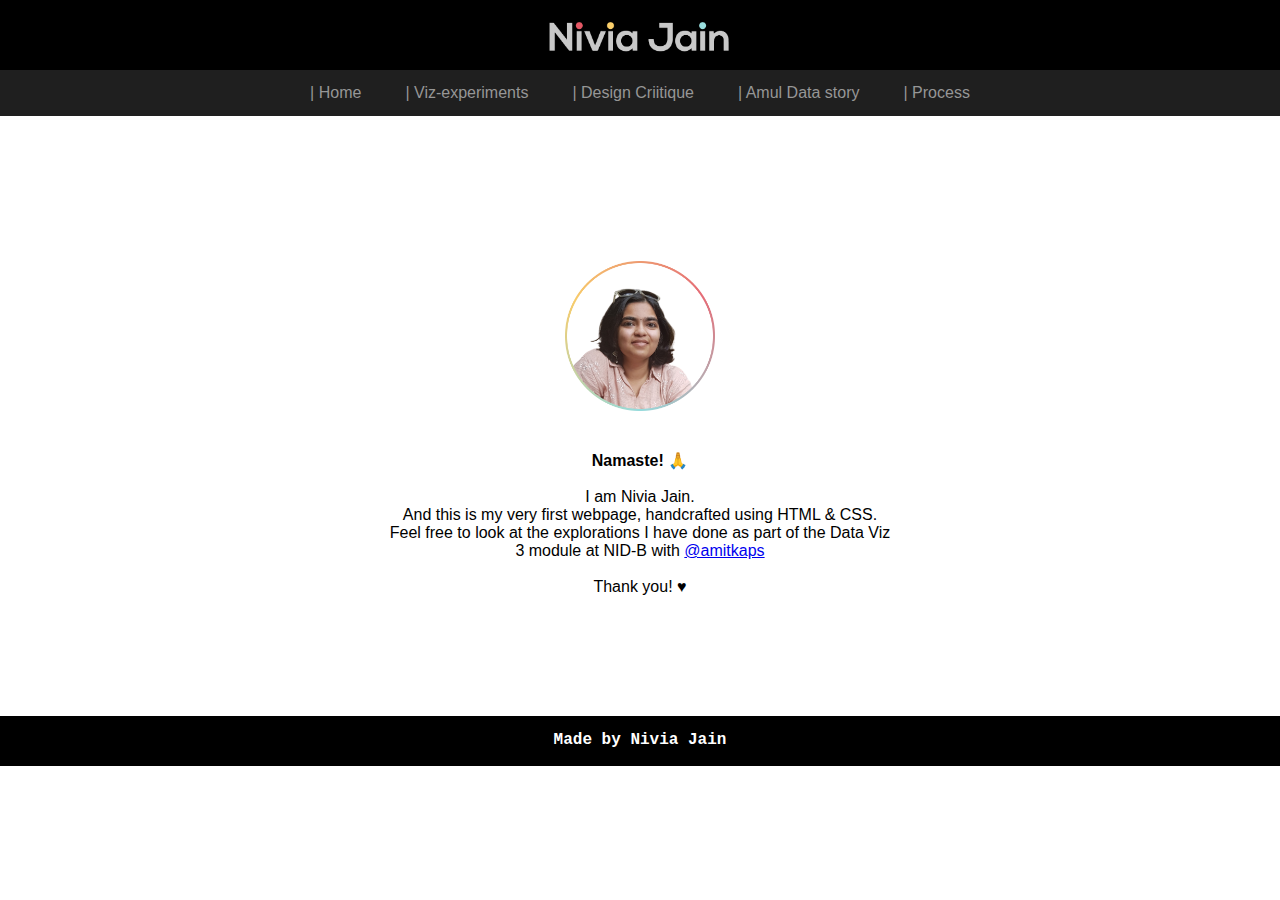
<file: index.html>
<!DOCTYPE html>
<html>

<head>
    <meta charset=“UTF-8”>
    <title> My Project</title>
    <link rel="stylesheet" href="newstylesheet.css">
    
</head>

<body>

    <header> 

        <img src="Home-images/j.png" width=250px id="nivia">
    
    </header>

    <nav>
  <a href="index.html">| Home</a> 
  <a href="viz-experiments.html">| Viz-experiments</a> 
  <a href="design-critique.html">| Design Criitique</a> 
  <a href="amul.html">| Amul Data story</a>
  <a href="process.html">| Process</a>
    </nav>

    <main>
    <img src="Home-images/image.png" width="30%" class="center" id="selfie">
    <p id="intro"> <b>Namaste! &#128591</b> <br><br> I am Nivia Jain. <br>
    And this is my very first webpage, handcrafted using HTML & CSS. <br>
    Feel free to look at the explorations I have done as part of the Data Viz 3 module at NID-B with <a href="https://amitkaps.com/"> @amitkaps</a>
    <br><br> Thank you! &#9829
</p> 
    </main>



    <footer>
        <h6> Made by Nivia Jain</h6>
    </footer>
</body>
</file>
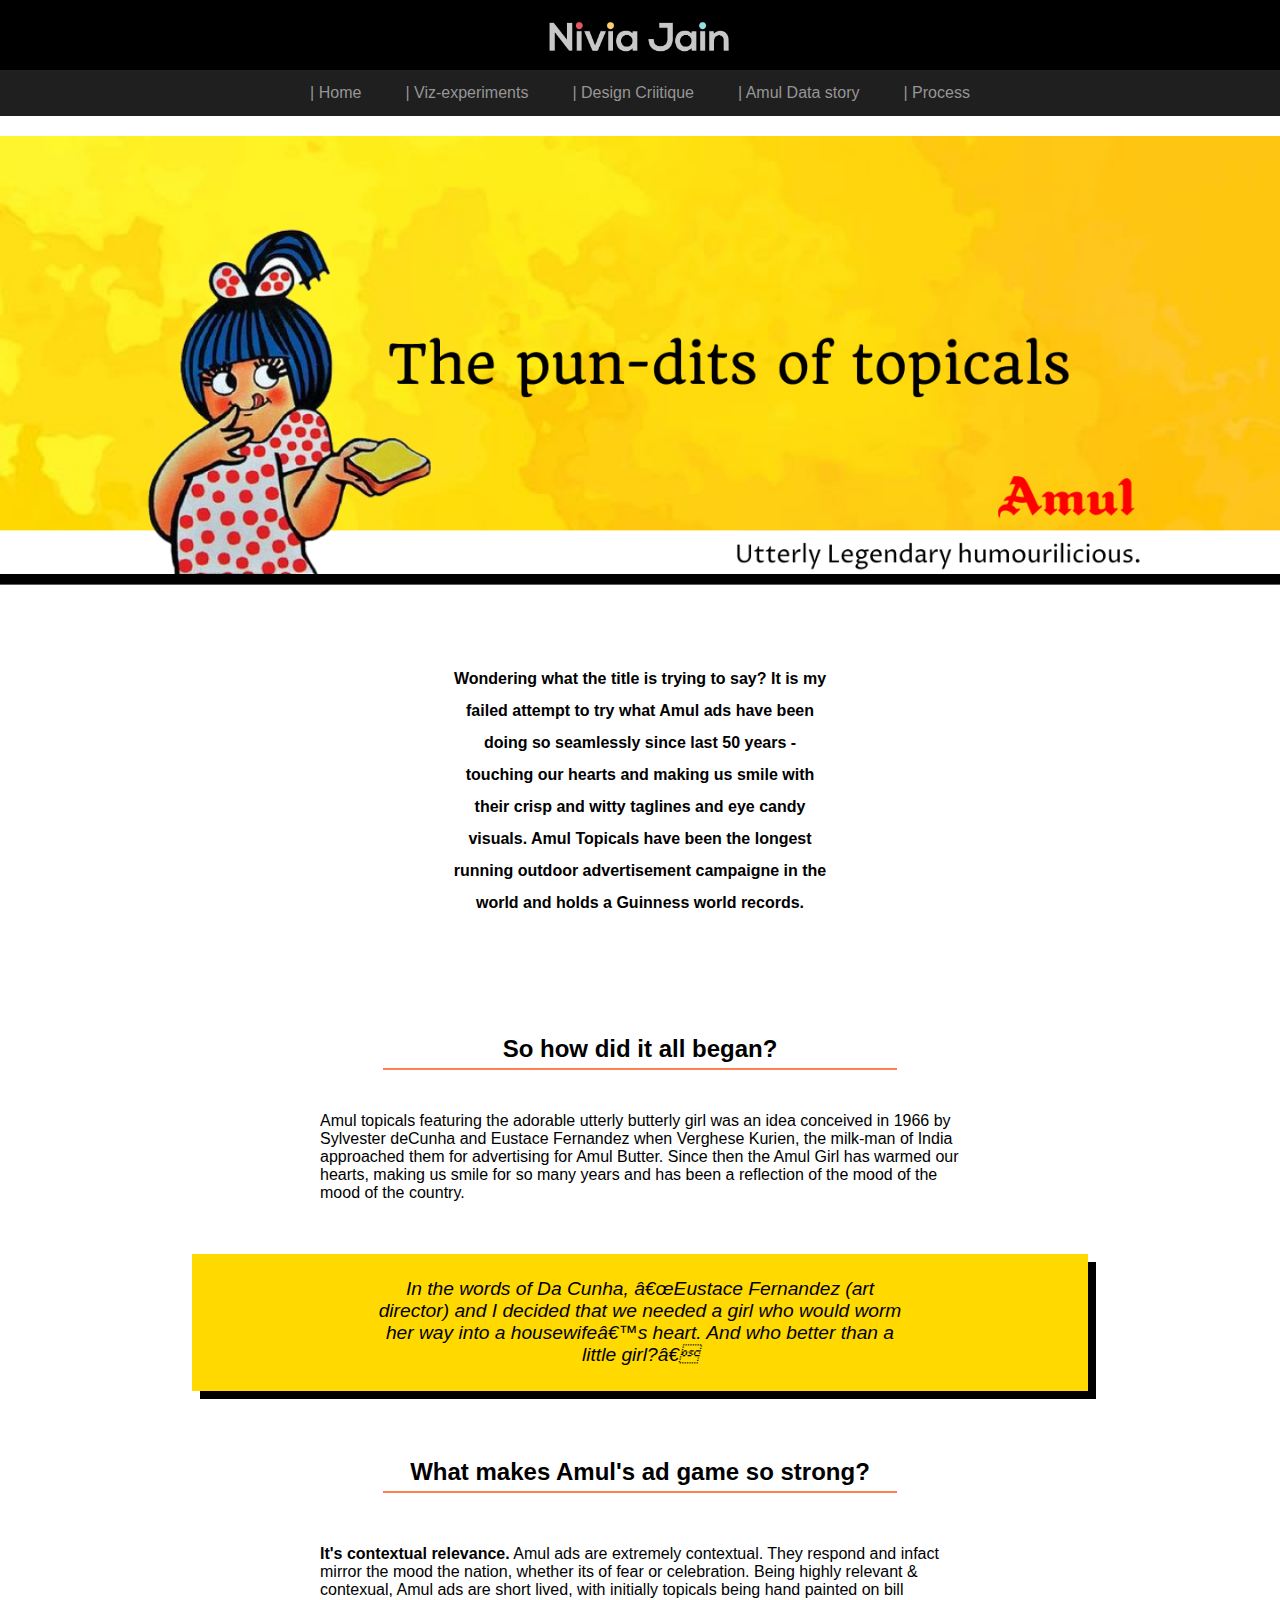
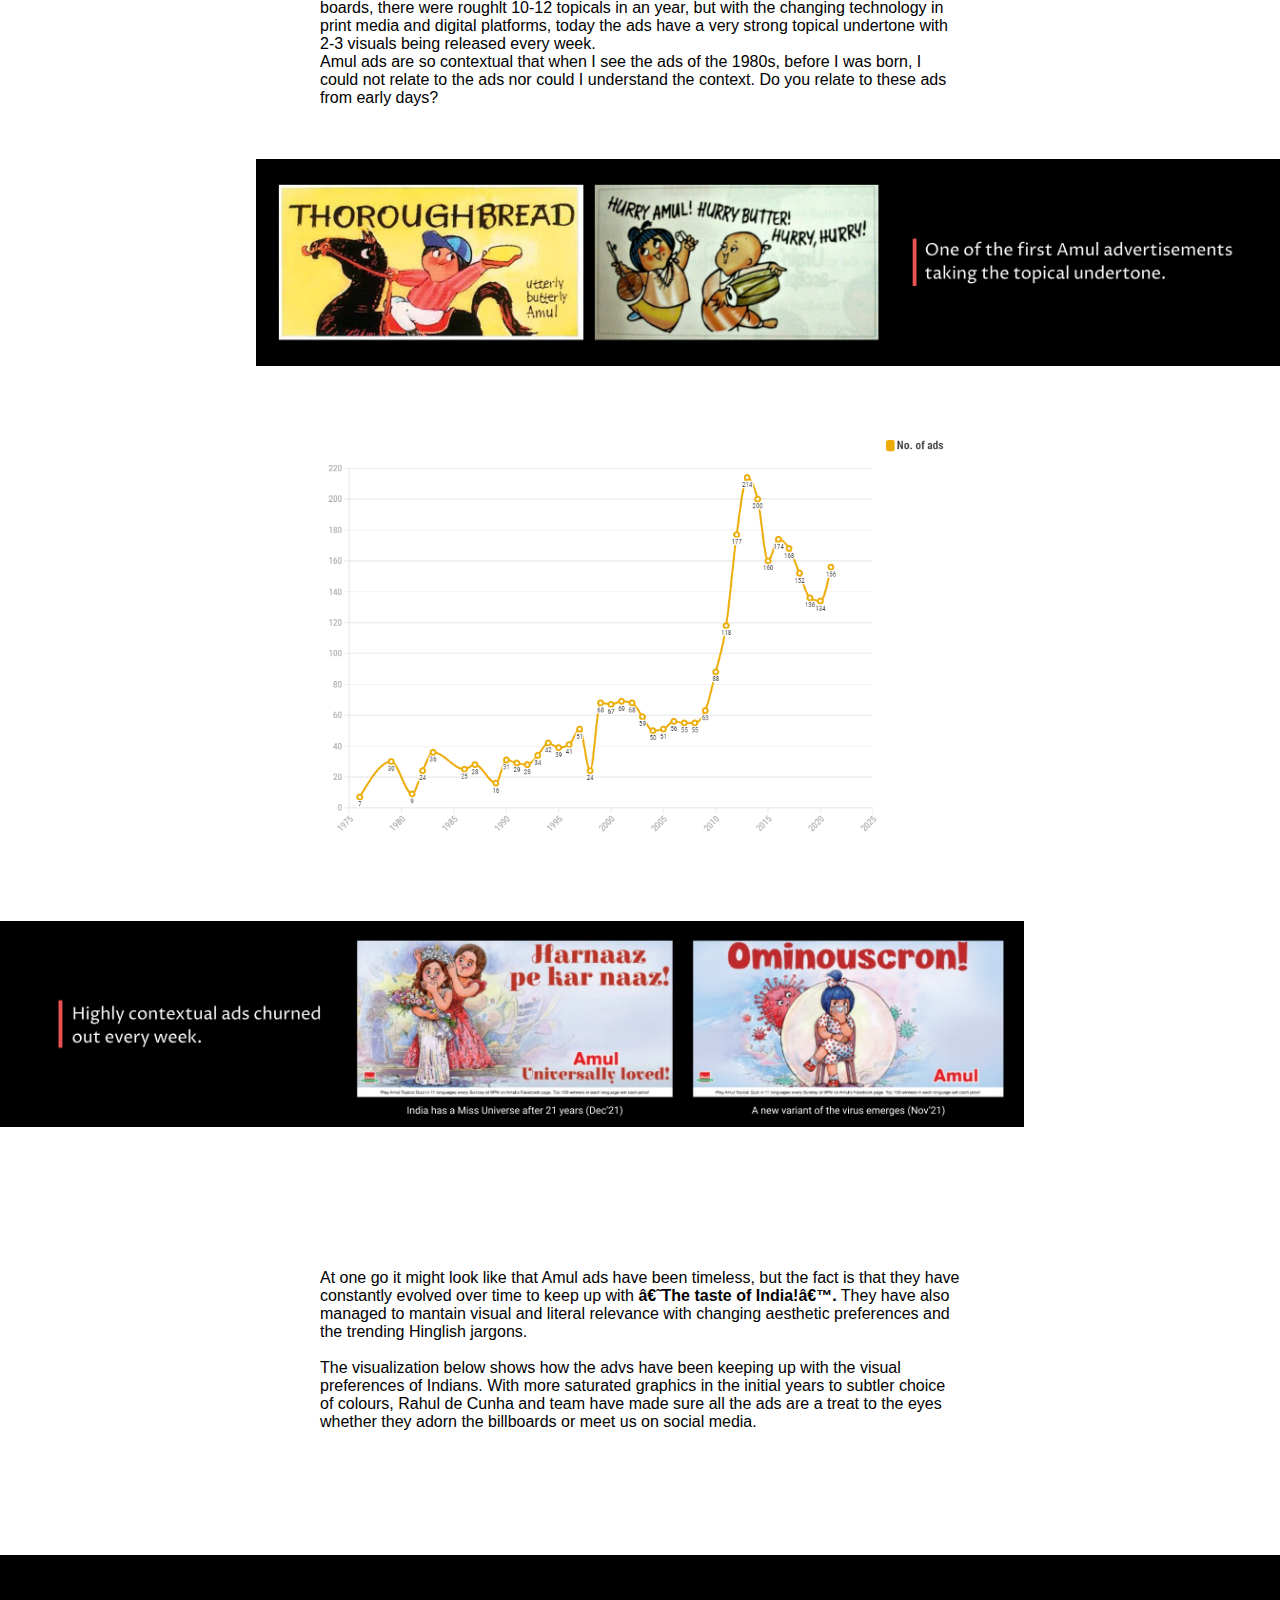
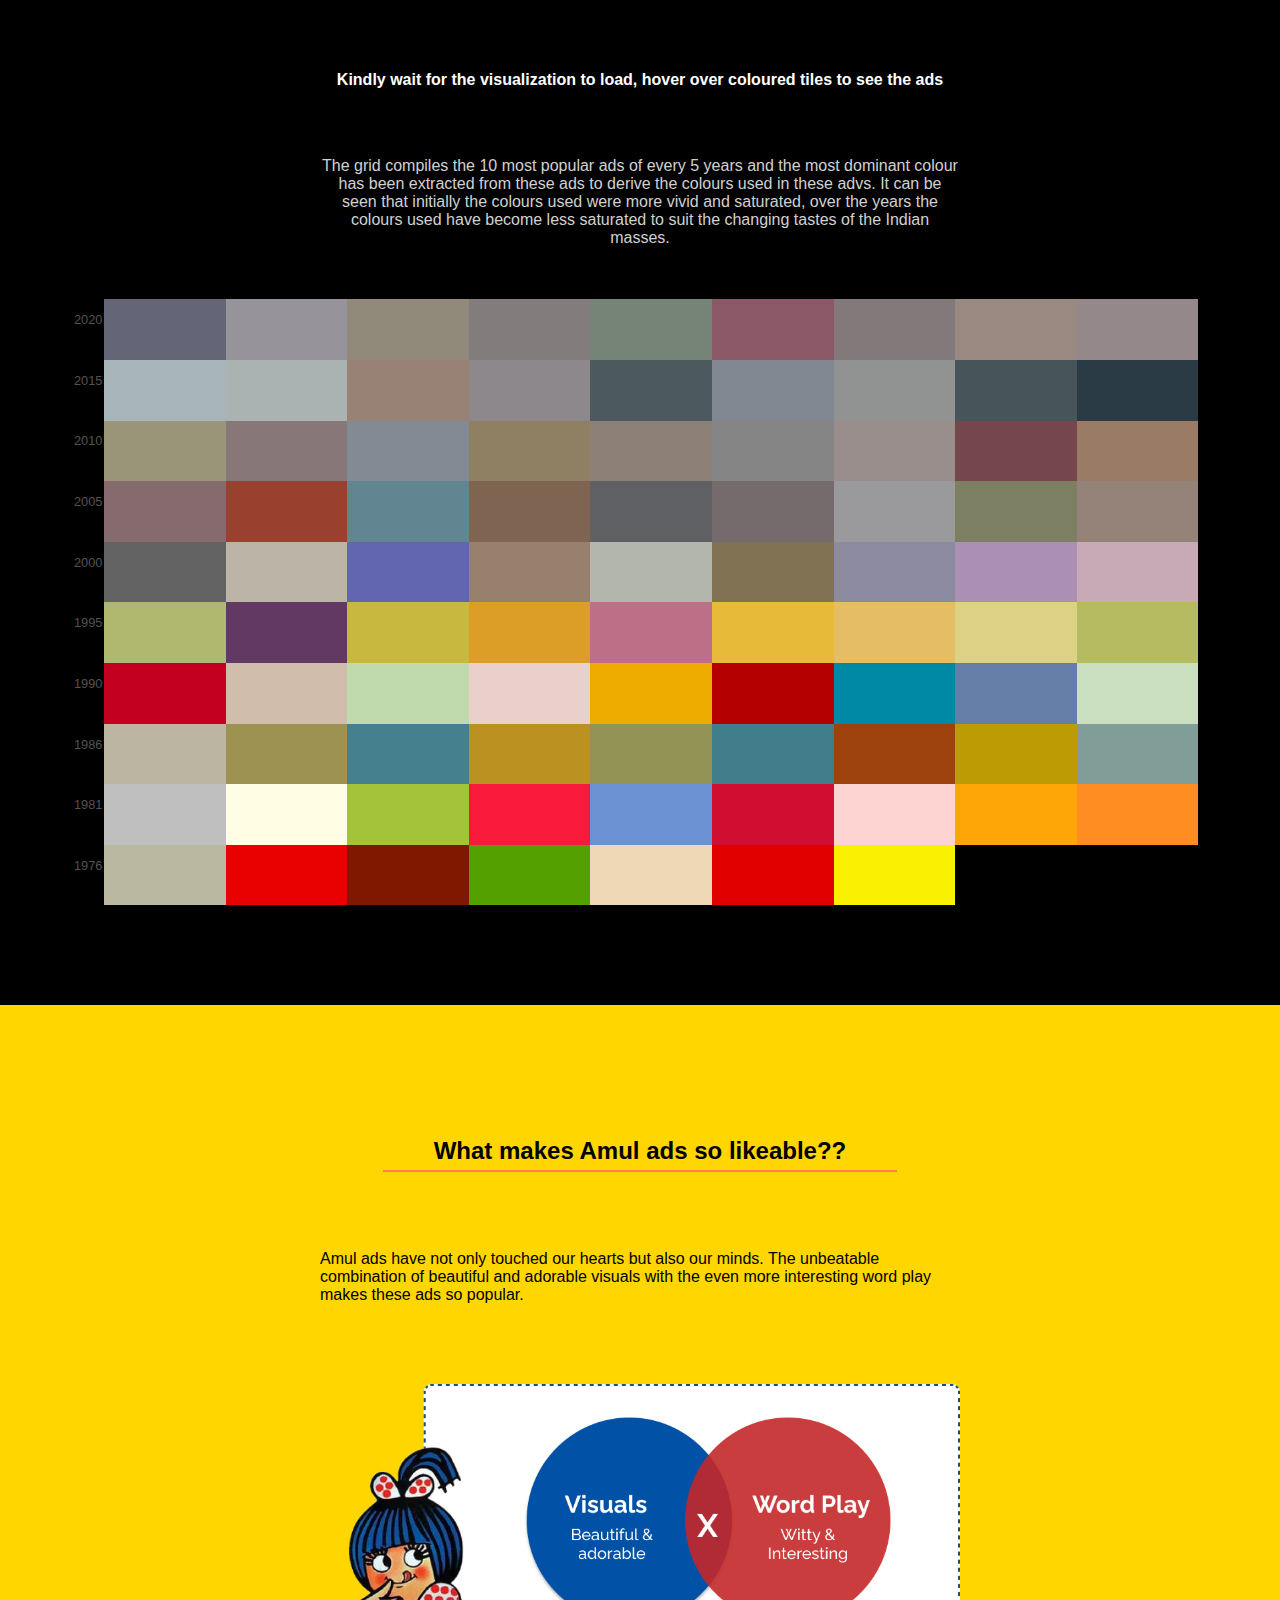
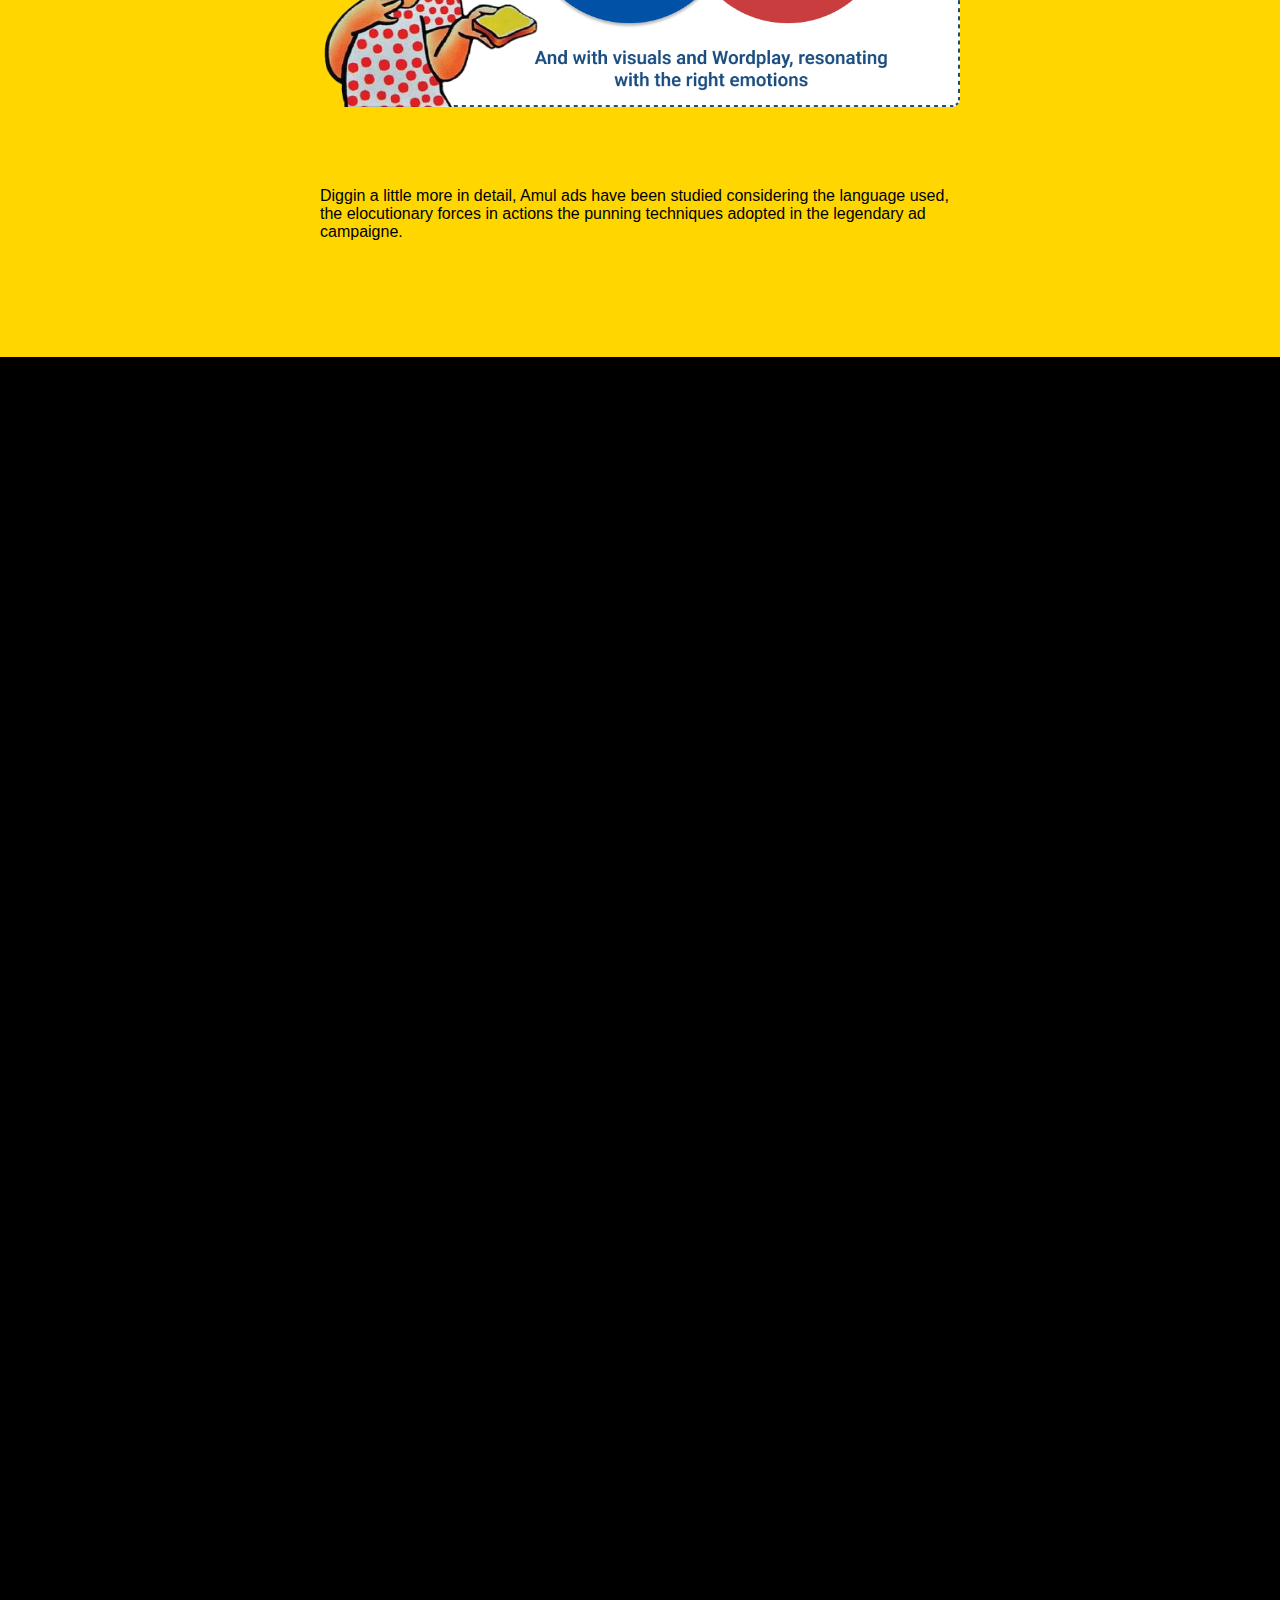
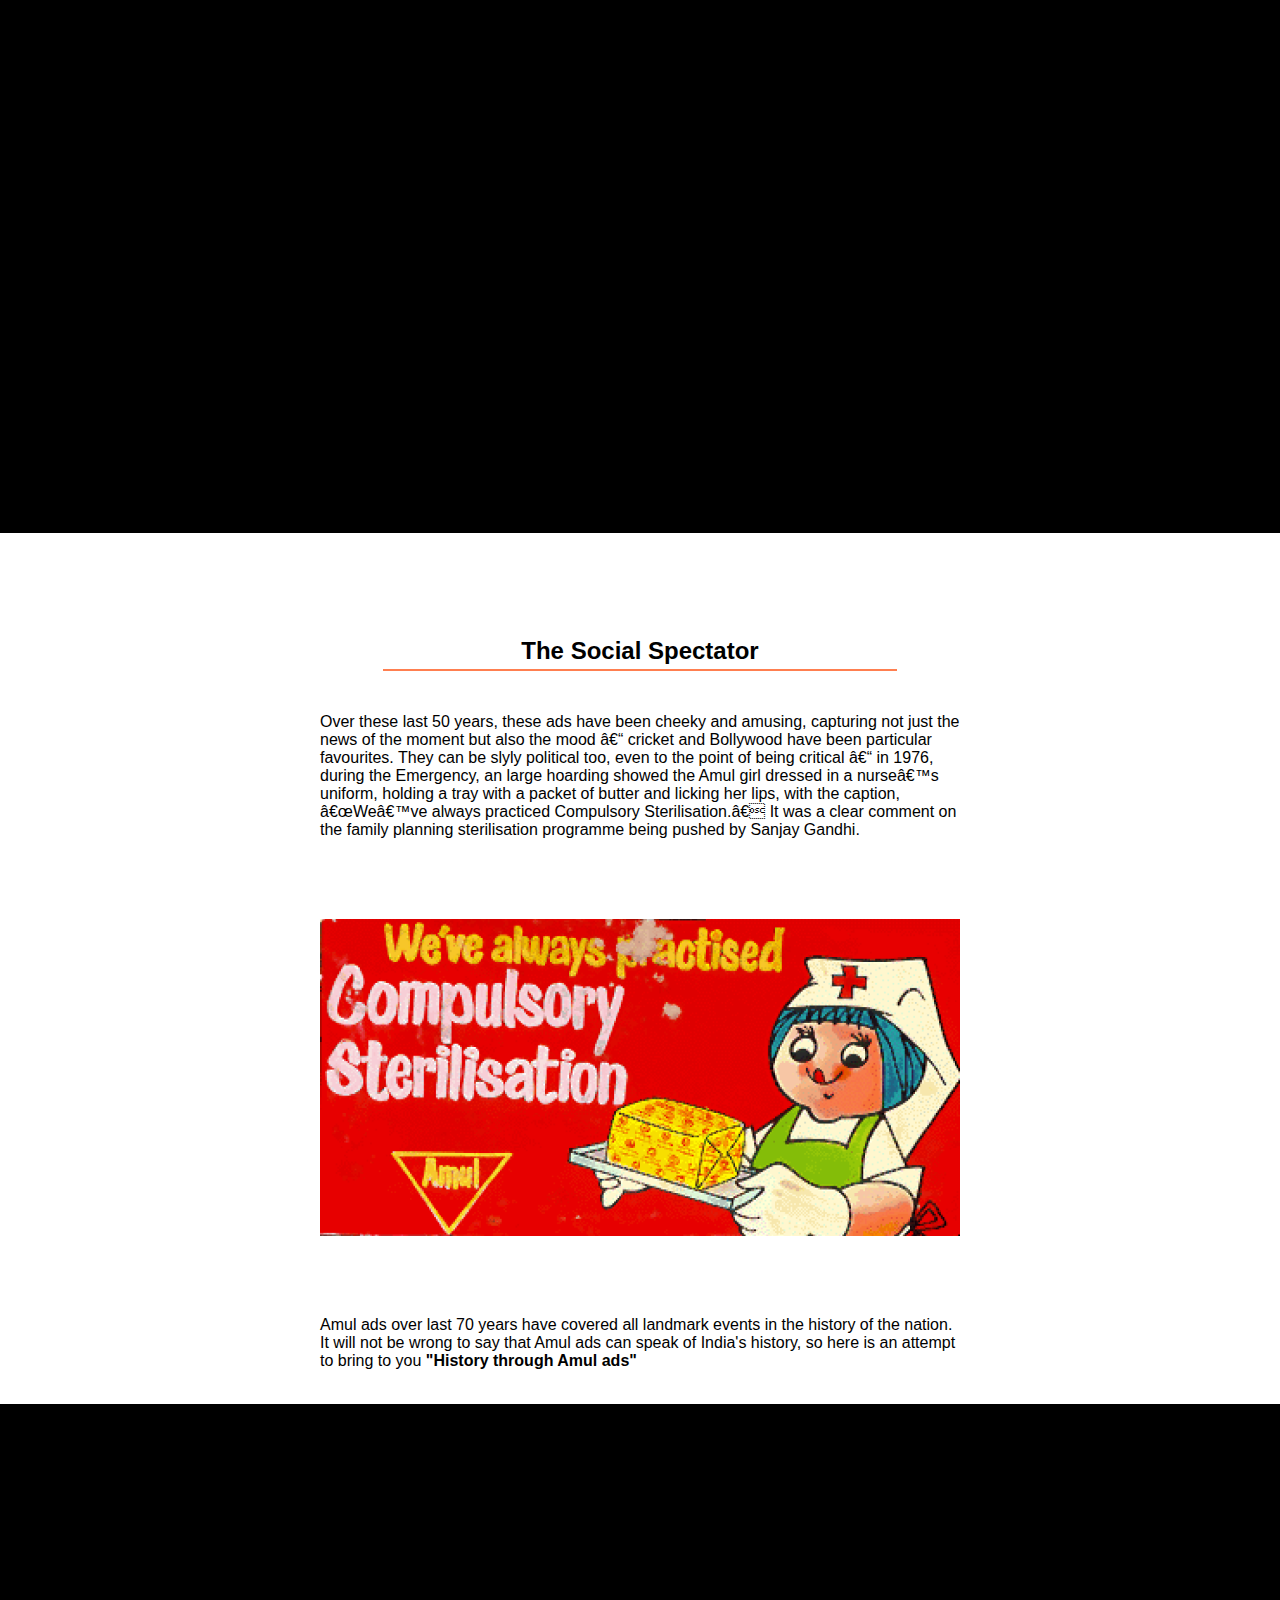
<file: amul.html>
<!DOCTYPE html>
<html>

<head>
    <meta charset=“UTF-8”>
    <title> My Project</title>
    <link rel="stylesheet" href="newstylesheet.css">
    
</head>

<body>

    <header> 

        <img src="Home-images/j.png" id="nivia" width=250px>
    
    </header>

    <nav>
  <a href="index.html">| Home</a> 
  <a href="viz-experiments.html">| Viz-experiments</a> 
  <a href="design-critique.html">| Design Criitique</a> 
  <a href="amul.html">| Amul Data story</a>
  <a href="process.html">| Process</a>
    </nav>

    <img src="process/title-banner1.png" width="100%" id="titlehead">
    <br> <br> <br> <br> 
    <p class="amul-intro"> 
        <b>
        Wondering what the title is trying to say? It is my failed attempt to try what Amul ads have been doing so seamlessly since last 50 years - touching our 
        hearts and making us smile with their crisp and witty taglines and eye candy visuals. Amul Topicals have been the longest running outdoor advertisement campaigne 
        in the world and holds a Guinness world records. 
        </b>
        <br> <br>
    </p>

    <br> <br>
    <h4 class="amul-h4" >So how did it all began?</h4> <hr class="amul-hr">
    <br> 

    <p>
        Amul topicals featuring the adorable utterly butterly girl was an idea conceived in 1966 by Sylvester deCunha
        and Eustace Fernandez when Verghese Kurien, the milk-man of India approached them for advertising for Amul Butter.
        Since then the Amul Girl has warmed our hearts, making us smile for so many years and has been a reflection of the mood
        of the mood of the country.
    </p>

    <br> <br> 

    <div class="amul-left">
        <p class="amul-p-left"> 
                In the words of Da Cunha, “Eustace Fernandez (art director) and I decided that we needed a girl who would worm her way into a housewife’s heart. And who better than a little girl?”
        </p>
    </div>

    <br> <br>
    <h4 class="amul-h4" >What makes Amul's ad game so strong?</h4> <hr class="amul-hr">
    
    <p>
        <br> <br> 
        <b>It's contextual relevance.</b> Amul ads are extremely contextual. They respond and infact mirror the mood the nation, whether its of fear or celebration. Being highly relevant & contexual, Amul ads are short lived, with initially topicals being hand painted on bill boards, there were roughlt 10-12 topicals in an year, but with the changing technology in print media and digital platforms, today the ads have a very strong topical undertone with 2-3 visuals being released every week.
        <br> Amul ads are so contextual that when I see the ads of the 1980s, before I was born, I could not relate to the ads nor could I understand the context. Do you relate to these ads from early days?
        <br> <br><br> 
    </p>

    <img src="Home-images/right.png" class="right"> <br><br>
    <p> <br> <br> <br> </p> 


     <br>
        <img src="Home-images/graphs/over-years.png" class="middle-50" >
        <br> 
    
    <img src="Home-images/Conext.png" class="left"  > <br> <br> <br> 
    <p>  <br> <br> <br> <br> 
         At one go it might look like that Amul ads have been timeless, but the fact is that they have constantly evolved over time to keep up with <b>‘The taste of India!’.</b> They have also managed to mantain visual and literal relevance with changing aesthetic preferences and the trending Hinglish jargons. 
        <br> <br> The visualization below shows how the advs have been keeping up with the visual preferences of Indians. With more saturated graphics in the initial years to subtler choice of colours, Rahul de Cunha and team have made sure all the ads are a treat to the eyes whether they adorn the billboards or meet us on social media. 
    </p> <br> <br><br> <br> <br> <br>

    
    <div class="amul-black">
        <p class="white-p"> <b>Kindly wait for the visualization to load, hover over coloured tiles to see the ads</p>
         </b><br><br> </p>
        <p class="grey-p"> The grid compiles the 10 most popular ads of every 5 years and the most dominant colour has been extracted from these ads to derive the colours used in these advs. It can be seen that initially the colours used were
            more vivid and saturated, over the years the colours used have become less saturated to suit the changing tastes of the Indian masses.
        </p> <br> <br> 

        <div id="content">
        <div class="wrapper">
            <script src="https://scripts.sirv.com/sirvjs/v3/sirv.js"></script>
            
            <p class="chota">2020</p>
            <div class="figure">
                <img class="Sirv image-main" src="Home-images/C1/C1-1C.png">
                <img class="Sirv image-hover" data-src="Home-images/C1/F1-1.png">
            </div>
            <div class="figure">
                <img class="Sirv image-main" src="Home-images/C1/C1-2C.png">
                <img class="Sirv image-hover" data-src="Home-images/C1/F1-2.png">
            </div>
            <div class="figure">
                <img class="Sirv image-main" src="Home-images/C1/C1-3C.png">
                <img class="Sirv image-hover" data-src="Home-images/C1/F1-3.png">
            </div>
            <div class="figure">
                <img class="Sirv image-main" src="Home-images/C1/C1-4C.png">
                <img class="Sirv image-hover" data-src="Home-images/C1/F1-4.png">
            </div>
            <div class="figure">
                <img class="Sirv image-main" src="Home-images/C1/C1-5C.png">
                <img class="Sirv image-hover" data-src="Home-images/C1/F1-5.png">
            </div>
            <div class="figure">
                <img class="Sirv image-main" src="Home-images/C1/C1-6C.png">
                <img class="Sirv image-hover" data-src="Home-images/C1/F1-6.png">
            </div>
            <div class="figure">
                <img class="Sirv image-main" src="Home-images/C1/C1-7C.png">
                <img class="Sirv image-hover" data-src="Home-images/C1/F1-7.png">
            </div>
            <div class="figure">
                <img class="Sirv image-main" src="Home-images/C1/C1-8C.png">
                <img class="Sirv image-hover" data-src="Home-images/C1/F1-8.png">
            </div>
            <div class="figure">
                <img class="Sirv image-main" src="Home-images/C1/C1-9C.png">
                <img class="Sirv image-hover" data-src="Home-images/C1/F1-9.png">
            </div>
            <p class="chota">2015</p>
            <div class="figure">
                <img class="Sirv image-main" src="Home-images/C1/C2-1.png">
                <img class="Sirv image-hover" data-src="Home-images/C1/F2-1.png">
            </div>
            <div class="figure">
                <img class="Sirv image-main" src="Home-images/C1/C2-2.png">
                <img class="Sirv image-hover" data-src="Home-images/C1/F2-2.png">
            </div>
            <div class="figure">
                <img class="Sirv image-main" src="Home-images/C1/C2-3.png">
                <img class="Sirv image-hover" data-src="Home-images/C1/F2-3.png">
            </div>
            <div class="figure">
                <img class="Sirv image-main" src="Home-images/C1/C2-4.png">
                <img class="Sirv image-hover" data-src="Home-images/C1/F2-4.png">
            </div>
            <div class="figure">
                <img class="Sirv image-main" src="Home-images/C1/C2-5.png">
                <img class="Sirv image-hover" data-src="Home-images/C1/F2-5.png">
            </div>
            <div class="figure">
                <img class="Sirv image-main" src="Home-images/C1/C2-6.png">
                <img class="Sirv image-hover" data-src="Home-images/C1/F2-6.png">
            </div>
            <div class="figure">
                <img class="Sirv image-main" src="Home-images/C1/C2-7.png">
                <img class="Sirv image-hover" data-src="Home-images/C1/F2-7.png">
            </div>
            <div class="figure">
                <img class="Sirv image-main" src="Home-images/C1/C2-8.png">
                <img class="Sirv image-hover" data-src="Home-images/C1/F2-8.png">
            </div>
            <div class="figure">
                <img class="Sirv image-main" src="Home-images/C1/C2-9.png">
                <img class="Sirv image-hover" data-src="Home-images/C1/F2-9.png">
            </div>

            <p class="chota">2010</p>
            <div class="figure">
                <img class="Sirv image-main" src="Home-images/C1/C3-1.png">
                <img class="Sirv image-hover" data-src="Home-images/C1/F3-1.png">
            </div>
            <div class="figure">
                <img class="Sirv image-main" src="Home-images/C1/C3-2.png">
                <img class="Sirv image-hover" data-src="Home-images/C1/F3-2.png">
            </div>
            <div class="figure">
                <img class="Sirv image-main" src="Home-images/C1/C3-3.png">
                <img class="Sirv image-hover" data-src="Home-images/C1/F3-3.png">
            </div>
            <div class="figure">
                <img class="Sirv image-main" src="Home-images/C1/C3-4.png">
                <img class="Sirv image-hover" data-src="Home-images/C1/F3-4.png">
            </div>
            <div class="figure">
                <img class="Sirv image-main" src="Home-images/C1/C3-5.png">
                <img class="Sirv image-hover" data-src="Home-images/C1/F3-5.png">
            </div>
            <div class="figure">
                <img class="Sirv image-main" src="Home-images/C1/C3-6.png">
                <img class="Sirv image-hover" data-src="Home-images/C1/F3-6.png">
            </div>
            <div class="figure">
                <img class="Sirv image-main" src="Home-images/C1/C3-7.png">
                <img class="Sirv image-hover" data-src="Home-images/C1/F3-7.png">
            </div>
            <div class="figure">
                <img class="Sirv image-main" src="Home-images/C1/C3-8.png">
                <img class="Sirv image-hover" data-src="Home-images/C1/F3-8.png">
            </div>
            <div class="figure">
                <img class="Sirv image-main" src="Home-images/C1/C3-9.png">
                <img class="Sirv image-hover" data-src="Home-images/C1/F3-9.png">
            </div>

            <p class="chota">2005</p>
            <div class="figure">
                <img class="Sirv image-main" src="Home-images/C1/C4-1.png">
                <img class="Sirv image-hover" data-src="Home-images/C1/F4-1.png">
            </div>
            <div class="figure">
                <img class="Sirv image-main" src="Home-images/C1/C4-2.png">
                <img class="Sirv image-hover" data-src="Home-images/C1/F4-2.png">
            </div>
            <div class="figure">
                <img class="Sirv image-main" src="Home-images/C1/C4-3.png">
                <img class="Sirv image-hover" data-src="Home-images/C1/F4-3.png">
            </div>
            <div class="figure">
                <img class="Sirv image-main" src="Home-images/C1/C4-4.png">
                <img class="Sirv image-hover" data-src="Home-images/C1/F4-4.png">
            </div>
            <div class="figure">
                <img class="Sirv image-main" src="Home-images/C1/C4-5.png">
                <img class="Sirv image-hover" data-src="Home-images/C1/F4-5.png">
            </div>
            <div class="figure">
                <img class="Sirv image-main" src="Home-images/C1/C4-6.png">
                <img class="Sirv image-hover" data-src="Home-images/C1/F4-6.png">
            </div>
            <div class="figure">
                <img class="Sirv image-main" src="Home-images/C1/C4-7.png">
                <img class="Sirv image-hover" data-src="Home-images/C1/F4-7.png">
            </div>
            <div class="figure">
                <img class="Sirv image-main" src="Home-images/C1/C4-8.png">
                <img class="Sirv image-hover" data-src="Home-images/C1/F4-8.png">
            </div>
            <div class="figure">
                <img class="Sirv image-main" src="Home-images/C1/C4-9.png">
                <img class="Sirv image-hover" data-src="Home-images/C1/F4-9.png">
            </div>

            <p class="chota">2000</p>
            <div class="figure">
                <img class="Sirv image-main" src="Home-images/C1/C5-1.png">
                <img class="Sirv image-hover" data-src="Home-images/C1/F5-1.png">
            </div>
            <div class="figure">
                <img class="Sirv image-main" src="Home-images/C1/C5-2.png">
                <img class="Sirv image-hover" data-src="Home-images/C1/F5-2.png">
            </div>
            <div class="figure">
                <img class="Sirv image-main" src="Home-images/C1/C5-3.png">
                <img class="Sirv image-hover" data-src="Home-images/C1/F5-3.png">
            </div>
            <div class="figure">
                <img class="Sirv image-main" src="Home-images/C1/C5-4.png">
                <img class="Sirv image-hover" data-src="Home-images/C1/F5-4.png">
            </div>
            <div class="figure">
                <img class="Sirv image-main" src="Home-images/C1/C5-5.png">
                <img class="Sirv image-hover" data-src="Home-images/C1/F5-5.png">
            </div>
            <div class="figure">
                <img class="Sirv image-main" src="Home-images/C1/C5-6.png">
                <img class="Sirv image-hover" data-src="Home-images/C1/F5-6.png">
            </div>
            <div class="figure">
                <img class="Sirv image-main" src="Home-images/C1/C5-7.png">
                <img class="Sirv image-hover" data-src="Home-images/C1/F5-7.png">
            </div>
            <div class="figure">
                <img class="Sirv image-main" src="Home-images/C1/C5-8.png">
                <img class="Sirv image-hover" data-src="Home-images/C1/F5-8.png">
            </div>
            <div class="figure">
                <img class="Sirv image-main" src="Home-images/C1/C5-9.png">
                <img class="Sirv image-hover" data-src="Home-images/C1/F5-9.png">
            </div>

            <p class="chota">1995</p>
            <div class="figure">
                <img class="Sirv image-main" src="Home-images/C1/C6-1.png">
                <img class="Sirv image-hover" data-src="Home-images/C1/F6-1.png">
            </div>
            <div class="figure">
                <img class="Sirv image-main" src="Home-images/C1/C6-2.png">
                <img class="Sirv image-hover" data-src="Home-images/C1/F6-2.png">
            </div>
            <div class="figure">
                <img class="Sirv image-main" src="Home-images/C1/C6-3.png">
                <img class="Sirv image-hover" data-src="Home-images/C1/F6-3.png">
            </div>
            <div class="figure">
                <img class="Sirv image-main" src="Home-images/C1/C6-4.png">
                <img class="Sirv image-hover" data-src="Home-images/C1/F6-4.png">
            </div>
            <div class="figure">
                <img class="Sirv image-main" src="Home-images/C1/C6-5.png">
                <img class="Sirv image-hover" data-src="Home-images/C1/F6-5.png">
            </div>
            <div class="figure">
                <img class="Sirv image-main" src="Home-images/C1/C6-6.png">
                <img class="Sirv image-hover" data-src="Home-images/C1/F6-6.png">
            </div>
            <div class="figure">
                <img class="Sirv image-main" src="Home-images/C1/C6-7.png">
                <img class="Sirv image-hover" data-src="Home-images/C1/F6-7.png">
            </div>
            <div class="figure">
                <img class="Sirv image-main" src="Home-images/C1/C6-8.png">
                <img class="Sirv image-hover" data-src="Home-images/C1/F6-8.png">
            </div>
            <div class="figure">
                <img class="Sirv image-main" src="Home-images/C1/C6-9.png">
                <img class="Sirv image-hover" data-src="Home-images/C1/F6-9.png">
            </div>

            <p class="chota">1990</p>
            <div class="figure">
                <img class="Sirv image-main" src="Home-images/C1/C7-1.png">
                <img class="Sirv image-hover" data-src="Home-images/C1/F7-1.png">
            </div>
            <div class="figure">
                <img class="Sirv image-main" src="Home-images/C1/C7-2.png">
                <img class="Sirv image-hover" data-src="Home-images/C1/F7-2.png">
            </div>
            <div class="figure">
                <img class="Sirv image-main" src="Home-images/C1/C7-3.png">
                <img class="Sirv image-hover" data-src="Home-images/C1/F7-3.png">
            </div>
            <div class="figure">
                <img class="Sirv image-main" src="Home-images/C1/C7-4.png">
                <img class="Sirv image-hover" data-src="Home-images/C1/F7-4.png">
            </div>
            <div class="figure">
                <img class="Sirv image-main" src="Home-images/C1/C7-5.png">
                <img class="Sirv image-hover" data-src="Home-images/C1/F7-5.png">
            </div>
            <div class="figure">
                <img class="Sirv image-main" src="Home-images/C1/C7-6.png">
                <img class="Sirv image-hover" data-src="Home-images/C1/F7-6.png">
            </div>
            <div class="figure">
                <img class="Sirv image-main" src="Home-images/C1/C7-7.png">
                <img class="Sirv image-hover" data-src="Home-images/C1/F7-7.png">
            </div>
            <div class="figure">
                <img class="Sirv image-main" src="Home-images/C1/C7-8.png">
                <img class="Sirv image-hover" data-src="Home-images/C1/F7-8.png">
            </div>
            <div class="figure">
                <img class="Sirv image-main" src="Home-images/C1/C7-9.png">
                <img class="Sirv image-hover" data-src="Home-images/C1/F7-9.png">
            </div>

            <p class="chota">1986</p>
            <div class="figure">
                <img class="Sirv image-main" src="Home-images/C1/C8-1.png">
                <img class="Sirv image-hover" data-src="Home-images/C1/F8-1.png">
            </div>
            <div class="figure">
                <img class="Sirv image-main" src="Home-images/C1/C8-2.png">
                <img class="Sirv image-hover" data-src="Home-images/C1/F8-2.png">
            </div>
            <div class="figure">
                <img class="Sirv image-main" src="Home-images/C1/C8-3.png">
                <img class="Sirv image-hover" data-src="Home-images/C1/F8-3.png">
            </div>
            <div class="figure">
                <img class="Sirv image-main" src="Home-images/C1/C8-4.png">
                <img class="Sirv image-hover" data-src="Home-images/C1/F8-4.png">
            </div>
            <div class="figure">
                <img class="Sirv image-main" src="Home-images/C1/C8-5.png">
                <img class="Sirv image-hover" data-src="Home-images/C1/F8-5.png">
            </div>
            <div class="figure">
                <img class="Sirv image-main" src="Home-images/C1/C8-6.png">
                <img class="Sirv image-hover" data-src="Home-images/C1/F8-6.png">
            </div>
            <div class="figure">
                <img class="Sirv image-main" src="Home-images/C1/C8-7.png">
                <img class="Sirv image-hover" data-src="Home-images/C1/F8-7.png">
            </div>
            <div class="figure">
                <img class="Sirv image-main" src="Home-images/C1/C8-8.png">
                <img class="Sirv image-hover" data-src="Home-images/C1/F8-8.png">
            </div>
            <div class="figure">
                <img class="Sirv image-main" src="Home-images/C1/C8-9.png">
                <img class="Sirv image-hover" data-src="Home-images/C1/F8-9.png">
            </div>

            <p class="chota">1981</p>
            <div class="figure">
                <img class="Sirv image-main" src="Home-images/C1/C9-1.png">
                <img class="Sirv image-hover" data-src="Home-images/C1/F9-1.png">
            </div>
            <div class="figure">
                <img class="Sirv image-main" src="Home-images/C1/C9-2.png">
                <img class="Sirv image-hover" data-src="Home-images/C1/F9-2.png">
            </div>
            <div class="figure">
                <img class="Sirv image-main" src="Home-images/C1/C9-3.png">
                <img class="Sirv image-hover" data-src="Home-images/C1/F9-3.png">
            </div>
            <div class="figure">
                <img class="Sirv image-main" src="Home-images/C1/C9-4.png">
                <img class="Sirv image-hover" data-src="Home-images/C1/F9-4.png">
            </div>
            <div class="figure">
                <img class="Sirv image-main" src="Home-images/C1/C9-5.png">
                <img class="Sirv image-hover" data-src="Home-images/C1/F9-5.png">
            </div>
            <div class="figure">
                <img class="Sirv image-main" src="Home-images/C1/C9-6.png">
                <img class="Sirv image-hover" data-src="Home-images/C1/F9-6.png">
            </div>
            <div class="figure">
                <img class="Sirv image-main" src="Home-images/C1/C9-7.png">
                <img class="Sirv image-hover" data-src="Home-images/C1/F9-7.png">
            </div>
            <div class="figure">
                <img class="Sirv image-main" src="Home-images/C1/C9-8.png">
                <img class="Sirv image-hover" data-src="Home-images/C1/F9-8.png">
            </div>
            <div class="figure">
                <img class="Sirv image-main" src="Home-images/C1/C9-9.png">
                <img class="Sirv image-hover" data-src="Home-images/C1/F9-9.png">
            </div>

            <p class="chota">1976</p>
            <div class="figure">
                <img class="Sirv image-main" src="Home-images/C1/C10-1.png">
                <img class="Sirv image-hover" data-src="Home-images/C1/F10-1.png">
            </div>
            <div class="figure">
                <img class="Sirv image-main" src="Home-images/C1/C10-2.png">
                <img class="Sirv image-hover" data-src="Home-images/C1/F10-2.png">
            </div>
            <div class="figure">
                <img class="Sirv image-main" src="Home-images/C1/C10-3.png">
                <img class="Sirv image-hover" data-src="Home-images/C1/F10-3.png">
            </div>
            <div class="figure">
                <img class="Sirv image-main" src="Home-images/C1/C10-4.png">
                <img class="Sirv image-hover" data-src="Home-images/C1/F10-4.png">
            </div>
            <div class="figure">
                <img class="Sirv image-main" src="Home-images/C1/C10-5.png">
                <img class="Sirv image-hover" data-src="Home-images/C1/F10-5.png">
            </div>
            <div class="figure">
                <img class="Sirv image-main" src="Home-images/C1/C10-6.png">
                <img class="Sirv image-hover" data-src="Home-images/C1/F10-6.png">
            </div>
            <div class="figure">
                <img class="Sirv image-main" src="Home-images/C1/C10-7.png">
                <img class="Sirv image-hover" data-src="Home-images/C1/F10-7.png">
            </div>
        </div>
      </div>
    </div>

    <div class="amul-yellow">

        <h4 class="amul-h4" >What makes Amul ads so likeable??</h4> <hr class="amul-hr">
        <br> <br> <br> 
        <p> Amul ads have not only touched our hearts but also our minds. The unbeatable combination of beautiful and adorable visuals with the even more interesting word play makes these ads so popular. </p>

        <img src="Home-images/diagram.png" class="middle-50" >

        <p>
             Diggin a little more in detail, Amul ads have been studied considering the language used, the elocutionary forces in actions the punning techniques adopted in the legendary ad campaigne. 
        </p>
    
    </div>

    <div class="amul-black2">

        <iframe style="border: 1px solid rgba(0, 0, 0, 0.1);"  height=100%; src="https://www.figma.com/embed?embed_host=share&url=https%3A%2F%2Fwww.figma.com%2Fproto%2FEYb08DdQDtKTi6PDbOa05Y%2FAmul-Viz%3Fpage-id%3D145%253A9894%26node-id%3D145%253A9993%26viewport%3D241%252C48%252C0.06%26scaling%3Dscale-down-width%26starting-point-node-id%3D145%253A9993" allowfullscreen></iframe>
        <iframe style="border: 1px solid rgba(0, 0, 0, 0.1);" width="800" height="450" src="https://www.figma.com/embed?embed_host=share&url=https%3A%2F%2Fwww.figma.com%2Fproto%2FEYb08DdQDtKTi6PDbOa05Y%2FAmul-Viz%3Fpage-id%3D212%253A10008%26node-id%3D212%253A10009%26viewport%3D241%252C48%252C0.09%26scaling%3Dscale-down-width%26starting-point-node-id%3D212%253A11786" allowfullscreen></iframe>

    </div>
   <br> <br> <br> <br> 
    <h4 class="amul-h4" >The Social Spectator</h4> <hr class="amul-hr">
      <br>
      <p>    Over these last 50 years, these ads have been cheeky and amusing, capturing not just the news of the moment but also the mood – cricket and Bollywood have been particular favourites. They can be slyly political too, even to the point of being critical – in 1976, during the Emergency, an large hoarding showed the Amul girl dressed in a nurse’s uniform, holding a tray with a packet of butter and licking her lips, with the caption, “We’ve always practiced Compulsory Sterilisation.” It was a clear comment on the family planning sterilisation programme being pushed by Sanjay Gandhi.
    </p> 

    <img src="Home-images/graphics/compulsary.png" class="middle-50" >

    <p> Amul ads over last 70 years have covered all landmark events in the history of the nation. It will not be 
        wrong to say that Amul ads can speak of India's history, so here is an attempt to bring to you <b> "History through Amul ads" </b></p>

    <br> 
    <div class="amul-black2">
        <iframe style="border: 1px solid rgba(0, 0, 0, 0.1);" width="800" height="450" src="https://www.figma.com/embed?embed_host=share&url=https%3A%2F%2Fwww.figma.com%2Fproto%2FEYb08DdQDtKTi6PDbOa05Y%2FAmul-Viz%3Fpage-id%3D0%253A1%26node-id%3D579%253A351%26viewport%3D241%252C48%252C0.06%26scaling%3Dscale-down%26starting-point-node-id%3D579%253A351" allowfullscreen></iframe></div>
    
      <footer>
        <h6> Made by Nivia Jain</h6>
    </footer>
</body>
</file>
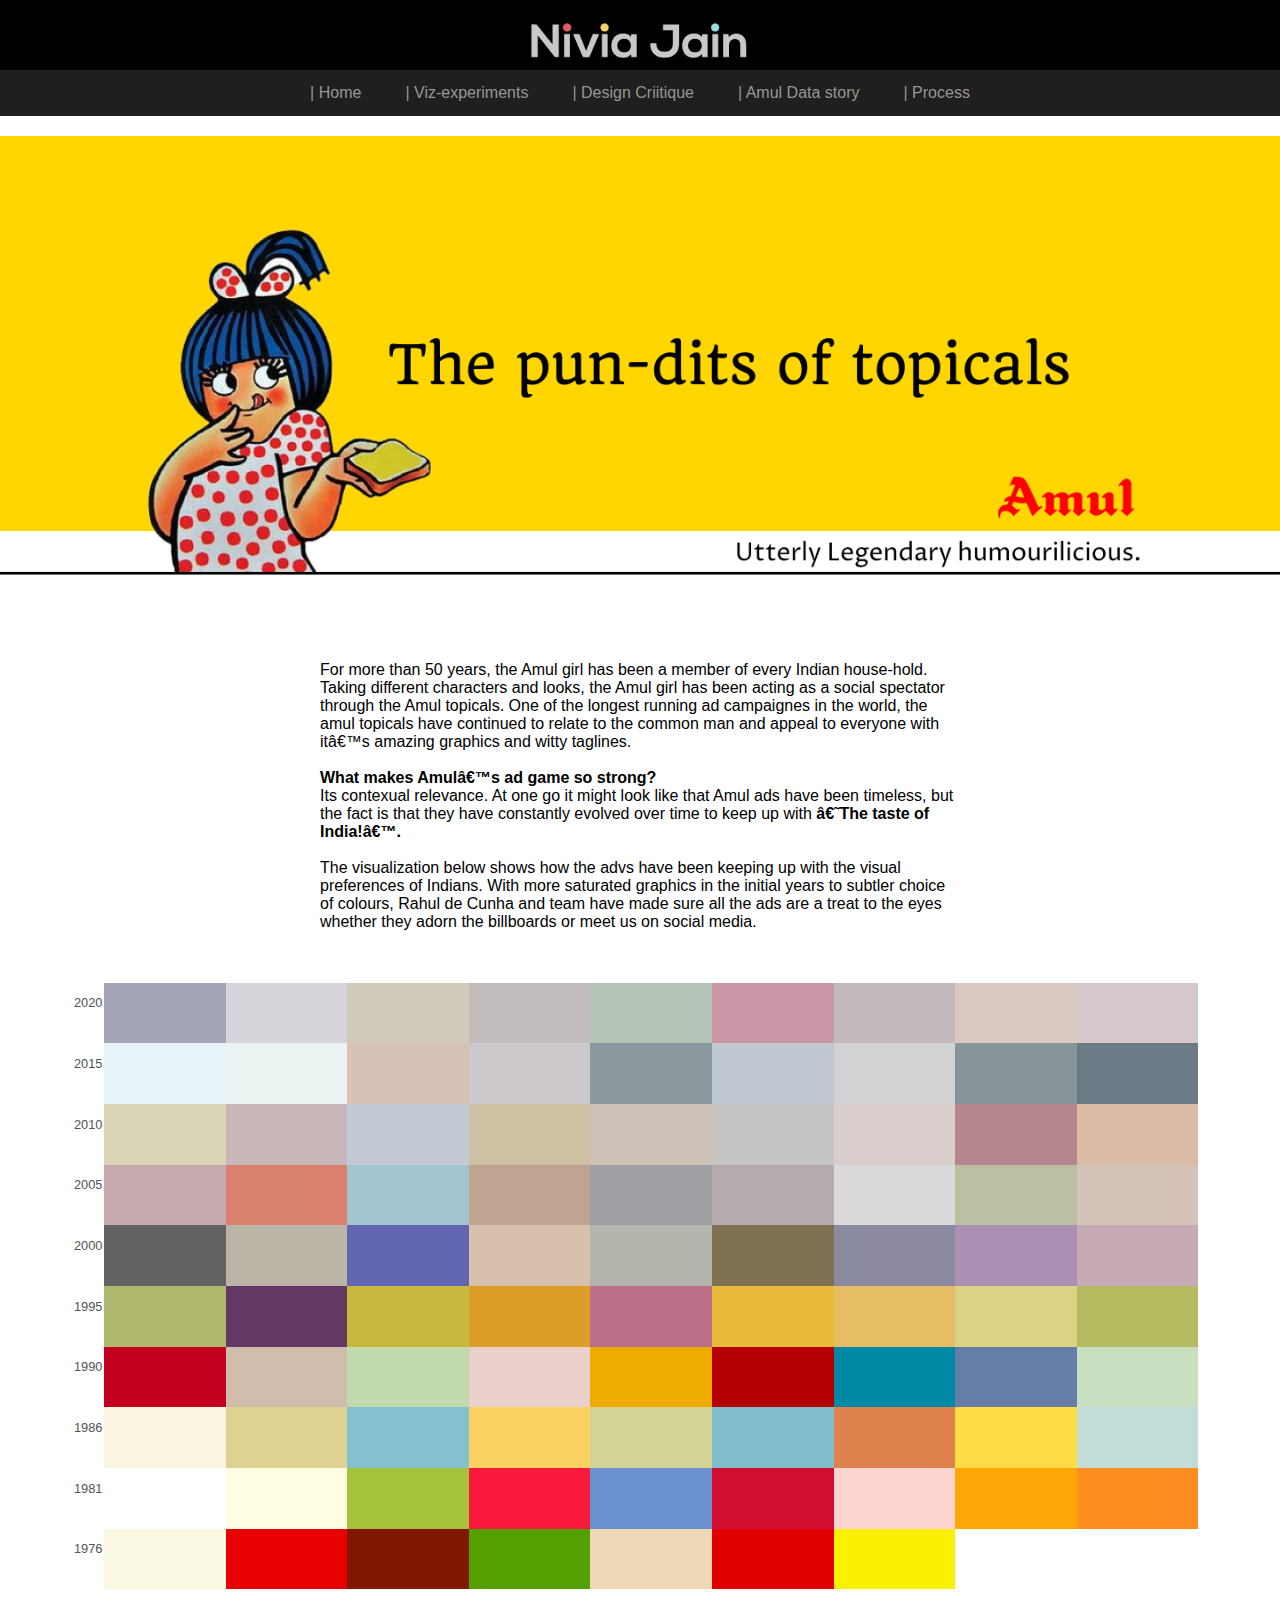
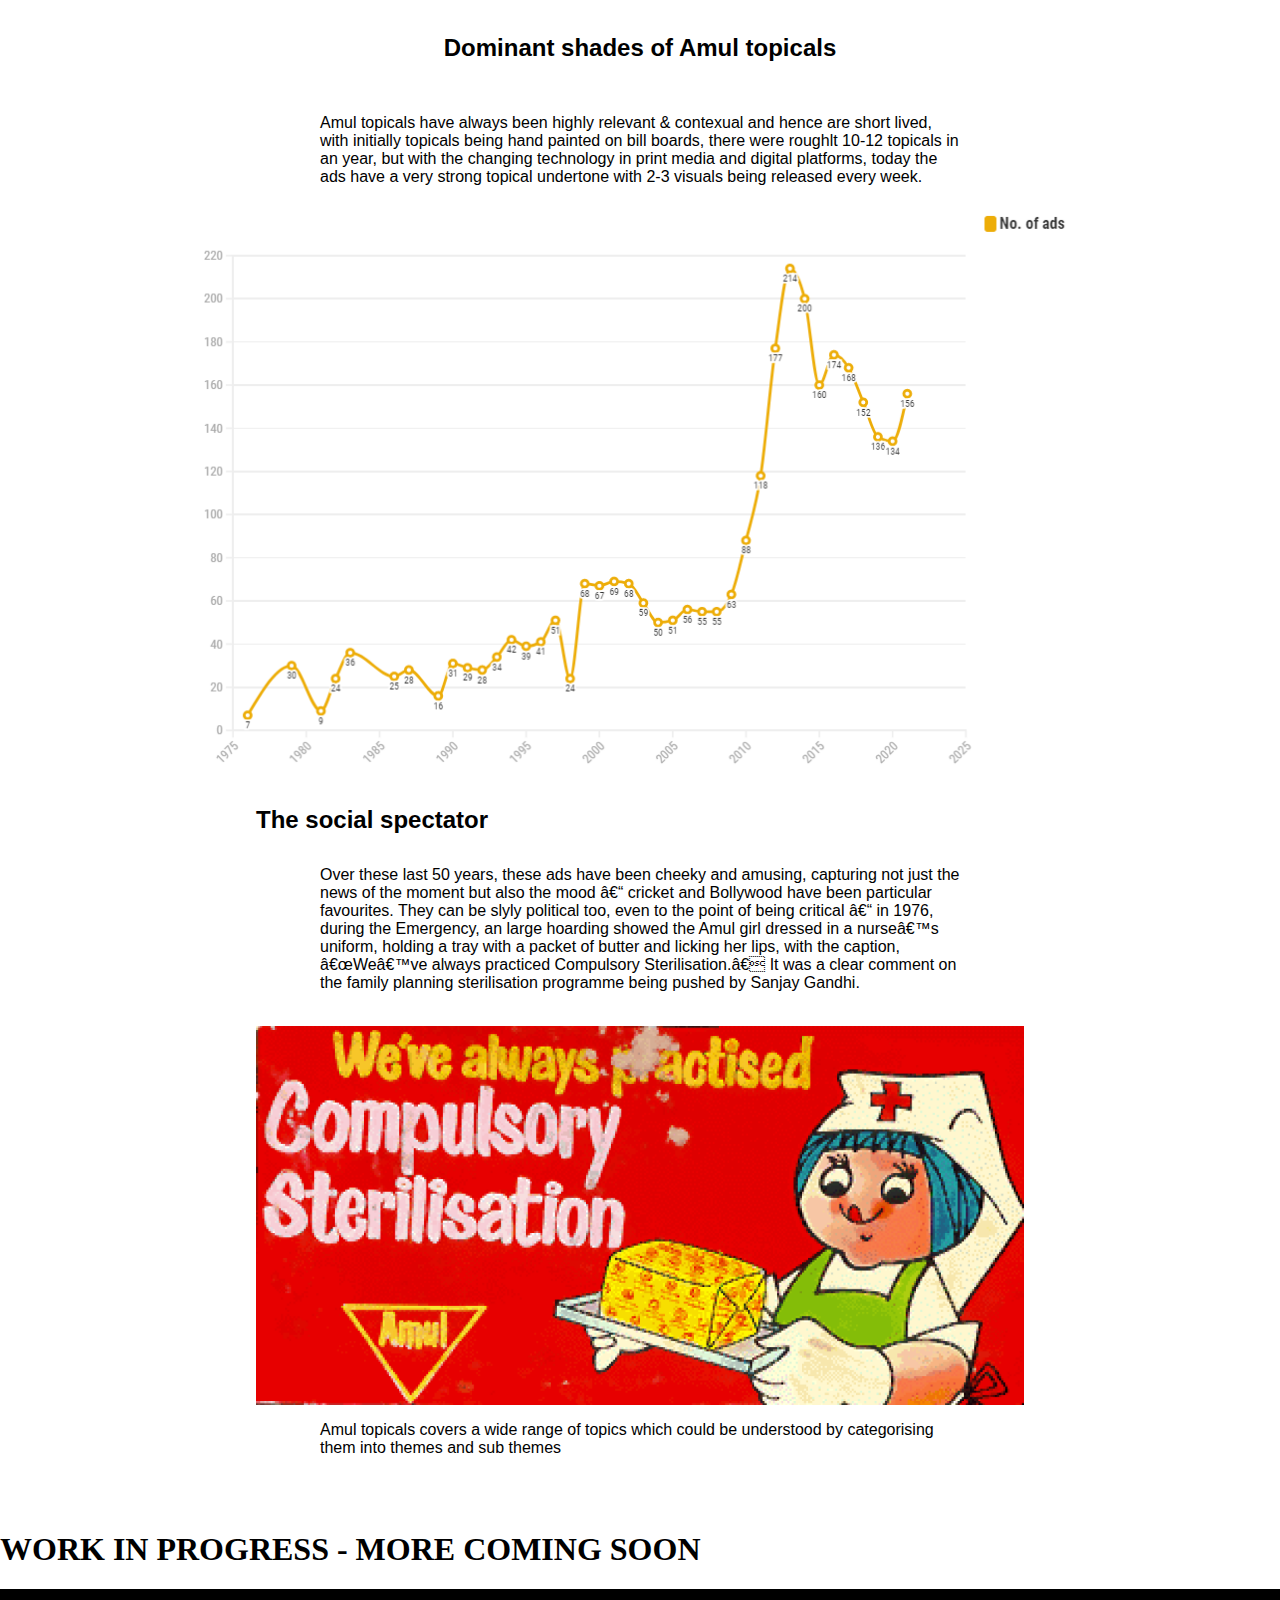
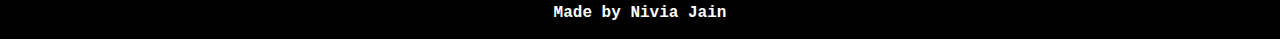
<file: amul2.html>
<!DOCTYPE html>
<html>

<head>
    <meta charset=“UTF-8”>
    <title> My Project</title>
    <link rel="stylesheet" href="newstylesheet.css">
    
</head>

<body>

    <header> 

        <img src="Home-images/j.png" id="nivia" width=300px>
    
    </header>

    <nav>
  <a href="index.html">| Home</a> 
  <a href="viz-experiments.html">| Viz-experiments</a> 
  <a href="design-critique.html">| Design Criitique</a> 
  <a href="amul.html">| Amul Data story</a>
  <a href="process.html">| Process</a>
    </nav>

    <img src="process/title-banner.png" width="100%" id="titlehead">
    <br> <br> <br> <br>
    <p> For more than 50 years, the Amul girl has been a member of every Indian house-hold. Taking different characters and looks, the Amul girl has been acting as a social spectator through the Amul topicals. One of the longest running ad campaignes in the world, the amul topicals have continued to relate to the common man and appeal to everyone with it’s amazing graphics and witty taglines. 
        <br> <br>
        <b>What makes Amul’s ad game so strong? </b><br> 
        Its contexual relevance.  At one go it might look like that Amul ads have been timeless, but the fact is that they have constantly evolved over time to keep up with<b> ‘The taste of India!’. </b>
        <br> <br>

The visualization below shows how the advs have been keeping up with the visual preferences of Indians. With more saturated graphics in the initial years to subtler choice of colours, Rahul de Cunha and team have made sure all the ads are a treat to the eyes whether they adorn the billboards or meet us on social media. 
    </p> <br> <br>

    
    
    <div id="content">
        <div class="wrapper">
            <script src="https://scripts.sirv.com/sirvjs/v3/sirv.js"></script>
            
            <p class="chota">2020</p>
            <div class="figure">
                <img class="Sirv image-main" src="Home-images/C1/C1-1C.png">
                <img class="Sirv image-hover" data-src="Home-images/C1/F1-1.png">
            </div>
            <div class="figure">
                <img class="Sirv image-main" src="Home-images/C1/C1-2C.png">
                <img class="Sirv image-hover" data-src="Home-images/C1/F1-2.png">
            </div>
            <div class="figure">
                <img class="Sirv image-main" src="Home-images/C1/C1-3C.png">
                <img class="Sirv image-hover" data-src="Home-images/C1/F1-3.png">
            </div>
            <div class="figure">
                <img class="Sirv image-main" src="Home-images/C1/C1-4C.png">
                <img class="Sirv image-hover" data-src="Home-images/C1/F1-4.png">
            </div>
            <div class="figure">
                <img class="Sirv image-main" src="Home-images/C1/C1-5C.png">
                <img class="Sirv image-hover" data-src="Home-images/C1/F1-5.png">
            </div>
            <div class="figure">
                <img class="Sirv image-main" src="Home-images/C1/C1-6C.png">
                <img class="Sirv image-hover" data-src="Home-images/C1/F1-6.png">
            </div>
            <div class="figure">
                <img class="Sirv image-main" src="Home-images/C1/C1-7C.png">
                <img class="Sirv image-hover" data-src="Home-images/C1/F1-7.png">
            </div>
            <div class="figure">
                <img class="Sirv image-main" src="Home-images/C1/C1-8C.png">
                <img class="Sirv image-hover" data-src="Home-images/C1/F1-8.png">
            </div>
            <div class="figure">
                <img class="Sirv image-main" src="Home-images/C1/C1-9C.png">
                <img class="Sirv image-hover" data-src="Home-images/C1/F1-9.png">
            </div>
            <p class="chota">2015</p>
            <div class="figure">
                <img class="Sirv image-main" src="Home-images/C1/C2-1.png">
                <img class="Sirv image-hover" data-src="Home-images/C1/F2-1.png">
            </div>
            <div class="figure">
                <img class="Sirv image-main" src="Home-images/C1/C2-2.png">
                <img class="Sirv image-hover" data-src="Home-images/C1/F2-2.png">
            </div>
            <div class="figure">
                <img class="Sirv image-main" src="Home-images/C1/C2-3.png">
                <img class="Sirv image-hover" data-src="Home-images/C1/F2-3.png">
            </div>
            <div class="figure">
                <img class="Sirv image-main" src="Home-images/C1/C2-4.png">
                <img class="Sirv image-hover" data-src="Home-images/C1/F2-4.png">
            </div>
            <div class="figure">
                <img class="Sirv image-main" src="Home-images/C1/C2-5.png">
                <img class="Sirv image-hover" data-src="Home-images/C1/F2-5.png">
            </div>
            <div class="figure">
                <img class="Sirv image-main" src="Home-images/C1/C2-6.png">
                <img class="Sirv image-hover" data-src="Home-images/C1/F2-6.png">
            </div>
            <div class="figure">
                <img class="Sirv image-main" src="Home-images/C1/C2-7.png">
                <img class="Sirv image-hover" data-src="Home-images/C1/F2-7.png">
            </div>
            <div class="figure">
                <img class="Sirv image-main" src="Home-images/C1/C2-8.png">
                <img class="Sirv image-hover" data-src="Home-images/C1/F2-8.png">
            </div>
            <div class="figure">
                <img class="Sirv image-main" src="Home-images/C1/C2-9.png">
                <img class="Sirv image-hover" data-src="Home-images/C1/F2-9.png">
            </div>

            <p class="chota">2010</p>
            <div class="figure">
                <img class="Sirv image-main" src="Home-images/C1/C3-1.png">
                <img class="Sirv image-hover" data-src="Home-images/C1/F3-1.png">
            </div>
            <div class="figure">
                <img class="Sirv image-main" src="Home-images/C1/C3-2.png">
                <img class="Sirv image-hover" data-src="Home-images/C1/F3-2.png">
            </div>
            <div class="figure">
                <img class="Sirv image-main" src="Home-images/C1/C3-3.png">
                <img class="Sirv image-hover" data-src="Home-images/C1/F3-3.png">
            </div>
            <div class="figure">
                <img class="Sirv image-main" src="Home-images/C1/C3-4.png">
                <img class="Sirv image-hover" data-src="Home-images/C1/F3-4.png">
            </div>
            <div class="figure">
                <img class="Sirv image-main" src="Home-images/C1/C3-5.png">
                <img class="Sirv image-hover" data-src="Home-images/C1/F3-5.png">
            </div>
            <div class="figure">
                <img class="Sirv image-main" src="Home-images/C1/C3-6.png">
                <img class="Sirv image-hover" data-src="Home-images/C1/F3-6.png">
            </div>
            <div class="figure">
                <img class="Sirv image-main" src="Home-images/C1/C3-7.png">
                <img class="Sirv image-hover" data-src="Home-images/C1/F3-7.png">
            </div>
            <div class="figure">
                <img class="Sirv image-main" src="Home-images/C1/C3-8.png">
                <img class="Sirv image-hover" data-src="Home-images/C1/F3-8.png">
            </div>
            <div class="figure">
                <img class="Sirv image-main" src="Home-images/C1/C3-9.png">
                <img class="Sirv image-hover" data-src="Home-images/C1/F3-9.png">
            </div>

            <p class="chota">2005</p>
            <div class="figure">
                <img class="Sirv image-main" src="Home-images/C1/C4-1.png">
                <img class="Sirv image-hover" data-src="Home-images/C1/F4-1.png">
            </div>
            <div class="figure">
                <img class="Sirv image-main" src="Home-images/C1/C4-2.png">
                <img class="Sirv image-hover" data-src="Home-images/C1/F4-2.png">
            </div>
            <div class="figure">
                <img class="Sirv image-main" src="Home-images/C1/C4-3.png">
                <img class="Sirv image-hover" data-src="Home-images/C1/F4-3.png">
            </div>
            <div class="figure">
                <img class="Sirv image-main" src="Home-images/C1/C4-4.png">
                <img class="Sirv image-hover" data-src="Home-images/C1/F4-4.png">
            </div>
            <div class="figure">
                <img class="Sirv image-main" src="Home-images/C1/C4-5.png">
                <img class="Sirv image-hover" data-src="Home-images/C1/F4-5.png">
            </div>
            <div class="figure">
                <img class="Sirv image-main" src="Home-images/C1/C4-6.png">
                <img class="Sirv image-hover" data-src="Home-images/C1/F4-6.png">
            </div>
            <div class="figure">
                <img class="Sirv image-main" src="Home-images/C1/C4-7.png">
                <img class="Sirv image-hover" data-src="Home-images/C1/F4-7.png">
            </div>
            <div class="figure">
                <img class="Sirv image-main" src="Home-images/C1/C4-8.png">
                <img class="Sirv image-hover" data-src="Home-images/C1/F4-8.png">
            </div>
            <div class="figure">
                <img class="Sirv image-main" src="Home-images/C1/C4-9.png">
                <img class="Sirv image-hover" data-src="Home-images/C1/F4-9.png">
            </div>

            <p class="chota">2000</p>
            <div class="figure">
                <img class="Sirv image-main" src="Home-images/C1/C5-1.png">
                <img class="Sirv image-hover" data-src="Home-images/C1/F5-1.png">
            </div>
            <div class="figure">
                <img class="Sirv image-main" src="Home-images/C1/C5-2.png">
                <img class="Sirv image-hover" data-src="Home-images/C1/F5-2.png">
            </div>
            <div class="figure">
                <img class="Sirv image-main" src="Home-images/C1/C5-3.png">
                <img class="Sirv image-hover" data-src="Home-images/C1/F5-3.png">
            </div>
            <div class="figure">
                <img class="Sirv image-main" src="Home-images/C1/C5-4.png">
                <img class="Sirv image-hover" data-src="Home-images/C1/F5-4.png">
            </div>
            <div class="figure">
                <img class="Sirv image-main" src="Home-images/C1/C5-5.png">
                <img class="Sirv image-hover" data-src="Home-images/C1/F5-5.png">
            </div>
            <div class="figure">
                <img class="Sirv image-main" src="Home-images/C1/C5-6.png">
                <img class="Sirv image-hover" data-src="Home-images/C1/F5-6.png">
            </div>
            <div class="figure">
                <img class="Sirv image-main" src="Home-images/C1/C5-7.png">
                <img class="Sirv image-hover" data-src="Home-images/C1/F5-7.png">
            </div>
            <div class="figure">
                <img class="Sirv image-main" src="Home-images/C1/C5-8.png">
                <img class="Sirv image-hover" data-src="Home-images/C1/F5-8.png">
            </div>
            <div class="figure">
                <img class="Sirv image-main" src="Home-images/C1/C5-9.png">
                <img class="Sirv image-hover" data-src="Home-images/C1/F5-9.png">
            </div>

            <p class="chota">1995</p>
            <div class="figure">
                <img class="Sirv image-main" src="Home-images/C1/C6-1.png">
                <img class="Sirv image-hover" data-src="Home-images/C1/F6-1.png">
            </div>
            <div class="figure">
                <img class="Sirv image-main" src="Home-images/C1/C6-2.png">
                <img class="Sirv image-hover" data-src="Home-images/C1/F6-2.png">
            </div>
            <div class="figure">
                <img class="Sirv image-main" src="Home-images/C1/C6-3.png">
                <img class="Sirv image-hover" data-src="Home-images/C1/F6-3.png">
            </div>
            <div class="figure">
                <img class="Sirv image-main" src="Home-images/C1/C6-4.png">
                <img class="Sirv image-hover" data-src="Home-images/C1/F6-4.png">
            </div>
            <div class="figure">
                <img class="Sirv image-main" src="Home-images/C1/C6-5.png">
                <img class="Sirv image-hover" data-src="Home-images/C1/F6-5.png">
            </div>
            <div class="figure">
                <img class="Sirv image-main" src="Home-images/C1/C6-6.png">
                <img class="Sirv image-hover" data-src="Home-images/C1/F6-6.png">
            </div>
            <div class="figure">
                <img class="Sirv image-main" src="Home-images/C1/C6-7.png">
                <img class="Sirv image-hover" data-src="Home-images/C1/F6-7.png">
            </div>
            <div class="figure">
                <img class="Sirv image-main" src="Home-images/C1/C6-8.png">
                <img class="Sirv image-hover" data-src="Home-images/C1/F6-8.png">
            </div>
            <div class="figure">
                <img class="Sirv image-main" src="Home-images/C1/C6-9.png">
                <img class="Sirv image-hover" data-src="Home-images/C1/F6-9.png">
            </div>

            <p class="chota">1990</p>
            <div class="figure">
                <img class="Sirv image-main" src="Home-images/C1/C7-1.png">
                <img class="Sirv image-hover" data-src="Home-images/C1/F7-1.png">
            </div>
            <div class="figure">
                <img class="Sirv image-main" src="Home-images/C1/C7-2.png">
                <img class="Sirv image-hover" data-src="Home-images/C1/F7-2.png">
            </div>
            <div class="figure">
                <img class="Sirv image-main" src="Home-images/C1/C7-3.png">
                <img class="Sirv image-hover" data-src="Home-images/C1/F7-3.png">
            </div>
            <div class="figure">
                <img class="Sirv image-main" src="Home-images/C1/C7-4.png">
                <img class="Sirv image-hover" data-src="Home-images/C1/F7-4.png">
            </div>
            <div class="figure">
                <img class="Sirv image-main" src="Home-images/C1/C7-5.png">
                <img class="Sirv image-hover" data-src="Home-images/C1/F7-5.png">
            </div>
            <div class="figure">
                <img class="Sirv image-main" src="Home-images/C1/C7-6.png">
                <img class="Sirv image-hover" data-src="Home-images/C1/F7-6.png">
            </div>
            <div class="figure">
                <img class="Sirv image-main" src="Home-images/C1/C7-7.png">
                <img class="Sirv image-hover" data-src="Home-images/C1/F7-7.png">
            </div>
            <div class="figure">
                <img class="Sirv image-main" src="Home-images/C1/C7-8.png">
                <img class="Sirv image-hover" data-src="Home-images/C1/F7-8.png">
            </div>
            <div class="figure">
                <img class="Sirv image-main" src="Home-images/C1/C7-9.png">
                <img class="Sirv image-hover" data-src="Home-images/C1/F7-9.png">
            </div>

            <p class="chota">1986</p>
            <div class="figure">
                <img class="Sirv image-main" src="Home-images/C1/C8-1.png">
                <img class="Sirv image-hover" data-src="Home-images/C1/F8-1.png">
            </div>
            <div class="figure">
                <img class="Sirv image-main" src="Home-images/C1/C8-2.png">
                <img class="Sirv image-hover" data-src="Home-images/C1/F8-2.png">
            </div>
            <div class="figure">
                <img class="Sirv image-main" src="Home-images/C1/C8-3.png">
                <img class="Sirv image-hover" data-src="Home-images/C1/F8-3.png">
            </div>
            <div class="figure">
                <img class="Sirv image-main" src="Home-images/C1/C8-4.png">
                <img class="Sirv image-hover" data-src="Home-images/C1/F8-4.png">
            </div>
            <div class="figure">
                <img class="Sirv image-main" src="Home-images/C1/C8-5.png">
                <img class="Sirv image-hover" data-src="Home-images/C1/F8-5.png">
            </div>
            <div class="figure">
                <img class="Sirv image-main" src="Home-images/C1/C8-6.png">
                <img class="Sirv image-hover" data-src="Home-images/C1/F8-6.png">
            </div>
            <div class="figure">
                <img class="Sirv image-main" src="Home-images/C1/C8-7.png">
                <img class="Sirv image-hover" data-src="Home-images/C1/F8-7.png">
            </div>
            <div class="figure">
                <img class="Sirv image-main" src="Home-images/C1/C8-8.png">
                <img class="Sirv image-hover" data-src="Home-images/C1/F8-8.png">
            </div>
            <div class="figure">
                <img class="Sirv image-main" src="Home-images/C1/C8-9.png">
                <img class="Sirv image-hover" data-src="Home-images/C1/F8-9.png">
            </div>

            <p class="chota">1981</p>
            <div class="figure">
                <img class="Sirv image-main" src="Home-images/C1/C9-1.png">
                <img class="Sirv image-hover" data-src="Home-images/C1/F9-1.png">
            </div>
            <div class="figure">
                <img class="Sirv image-main" src="Home-images/C1/C9-2.png">
                <img class="Sirv image-hover" data-src="Home-images/C1/F9-2.png">
            </div>
            <div class="figure">
                <img class="Sirv image-main" src="Home-images/C1/C9-3.png">
                <img class="Sirv image-hover" data-src="Home-images/C1/F9-3.png">
            </div>
            <div class="figure">
                <img class="Sirv image-main" src="Home-images/C1/C9-4.png">
                <img class="Sirv image-hover" data-src="Home-images/C1/F9-4.png">
            </div>
            <div class="figure">
                <img class="Sirv image-main" src="Home-images/C1/C9-5.png">
                <img class="Sirv image-hover" data-src="Home-images/C1/F9-5.png">
            </div>
            <div class="figure">
                <img class="Sirv image-main" src="Home-images/C1/C9-6.png">
                <img class="Sirv image-hover" data-src="Home-images/C1/F9-6.png">
            </div>
            <div class="figure">
                <img class="Sirv image-main" src="Home-images/C1/C9-7.png">
                <img class="Sirv image-hover" data-src="Home-images/C1/F9-7.png">
            </div>
            <div class="figure">
                <img class="Sirv image-main" src="Home-images/C1/C9-8.png">
                <img class="Sirv image-hover" data-src="Home-images/C1/F9-8.png">
            </div>
            <div class="figure">
                <img class="Sirv image-main" src="Home-images/C1/C9-9.png">
                <img class="Sirv image-hover" data-src="Home-images/C1/F9-9.png">
            </div>

            <p class="chota">1976</p>
            <div class="figure">
                <img class="Sirv image-main" src="Home-images/C1/C10-1.png">
                <img class="Sirv image-hover" data-src="Home-images/C1/F10-1.png">
            </div>
            <div class="figure">
                <img class="Sirv image-main" src="Home-images/C1/C10-2.png">
                <img class="Sirv image-hover" data-src="Home-images/C1/F10-2.png">
            </div>
            <div class="figure">
                <img class="Sirv image-main" src="Home-images/C1/C10-3.png">
                <img class="Sirv image-hover" data-src="Home-images/C1/F10-3.png">
            </div>
            <div class="figure">
                <img class="Sirv image-main" src="Home-images/C1/C10-4.png">
                <img class="Sirv image-hover" data-src="Home-images/C1/F10-4.png">
            </div>
            <div class="figure">
                <img class="Sirv image-main" src="Home-images/C1/C10-5.png">
                <img class="Sirv image-hover" data-src="Home-images/C1/F10-5.png">
            </div>
            <div class="figure">
                <img class="Sirv image-main" src="Home-images/C1/C10-6.png">
                <img class="Sirv image-hover" data-src="Home-images/C1/F10-6.png">
            </div>
            <div class="figure">
                <img class="Sirv image-main" src="Home-images/C1/C10-7.png">
                <img class="Sirv image-hover" data-src="Home-images/C1/F10-7.png">
            </div>
        </div>
      </div>

      <main> <h4 class="graphictitle"> Dominant shades of Amul topicals </h4>   </main>
      <br> <br>
      <p> Amul topicals have always been highly relevant & contexual and hence are short lived, with initially topicals being
          hand painted on bill boards, there were roughlt 10-12 topicals in an year, but with the changing technology in print media and 
          digital platforms, today the ads have a very strong topical undertone with 2-3 visuals being released every week.
      </p>
    
      <img src="Home-images/graphs/over-years.png" class="middle" >
    
      <h4>The social spectator </h4> 
      <p>    Over these last 50 years, these ads have been cheeky and amusing, capturing not just the news of the moment but also the mood – cricket and Bollywood have been particular favourites. They can be slyly political too, even to the point of being critical – in 1976, during the Emergency, an large hoarding showed the Amul girl dressed in a nurse’s uniform, holding a tray with a packet of butter and licking her lips, with the caption, “We’ve always practiced Compulsory Sterilisation.” It was a clear comment on the family planning sterilisation programme being pushed by Sanjay Gandhi.
    </p> <br>

    <img src="Home-images/graphics/compulsary.png" class="middle-graphic" >

    <p> Amul topicals covers a wide range of topics which could be understood by categorising them
        into themes and sub themes 
    </p>
    <br>
    <br>
    <h1> WORK IN PROGRESS - MORE COMING SOON</h1>
      <footer>
        <h6> Made by Nivia Jain</h6>
    </footer>
</body>
</file>
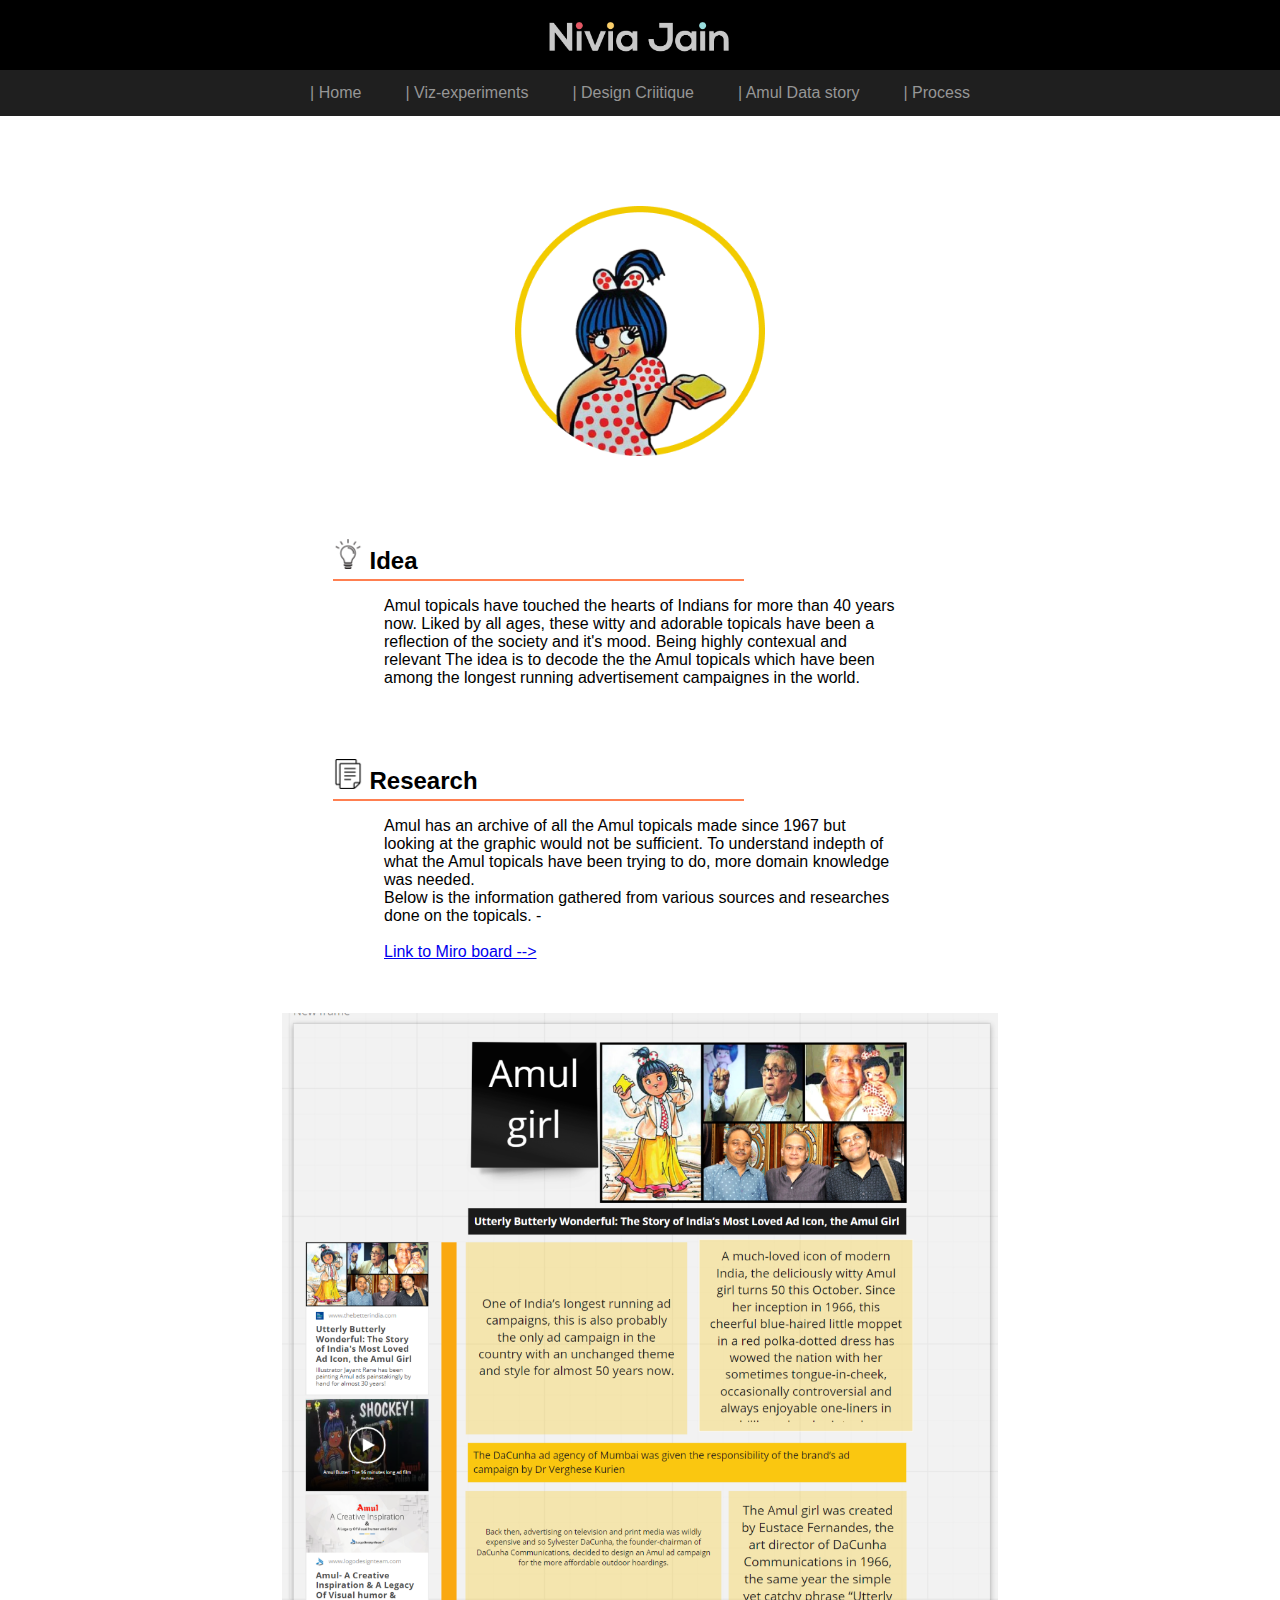
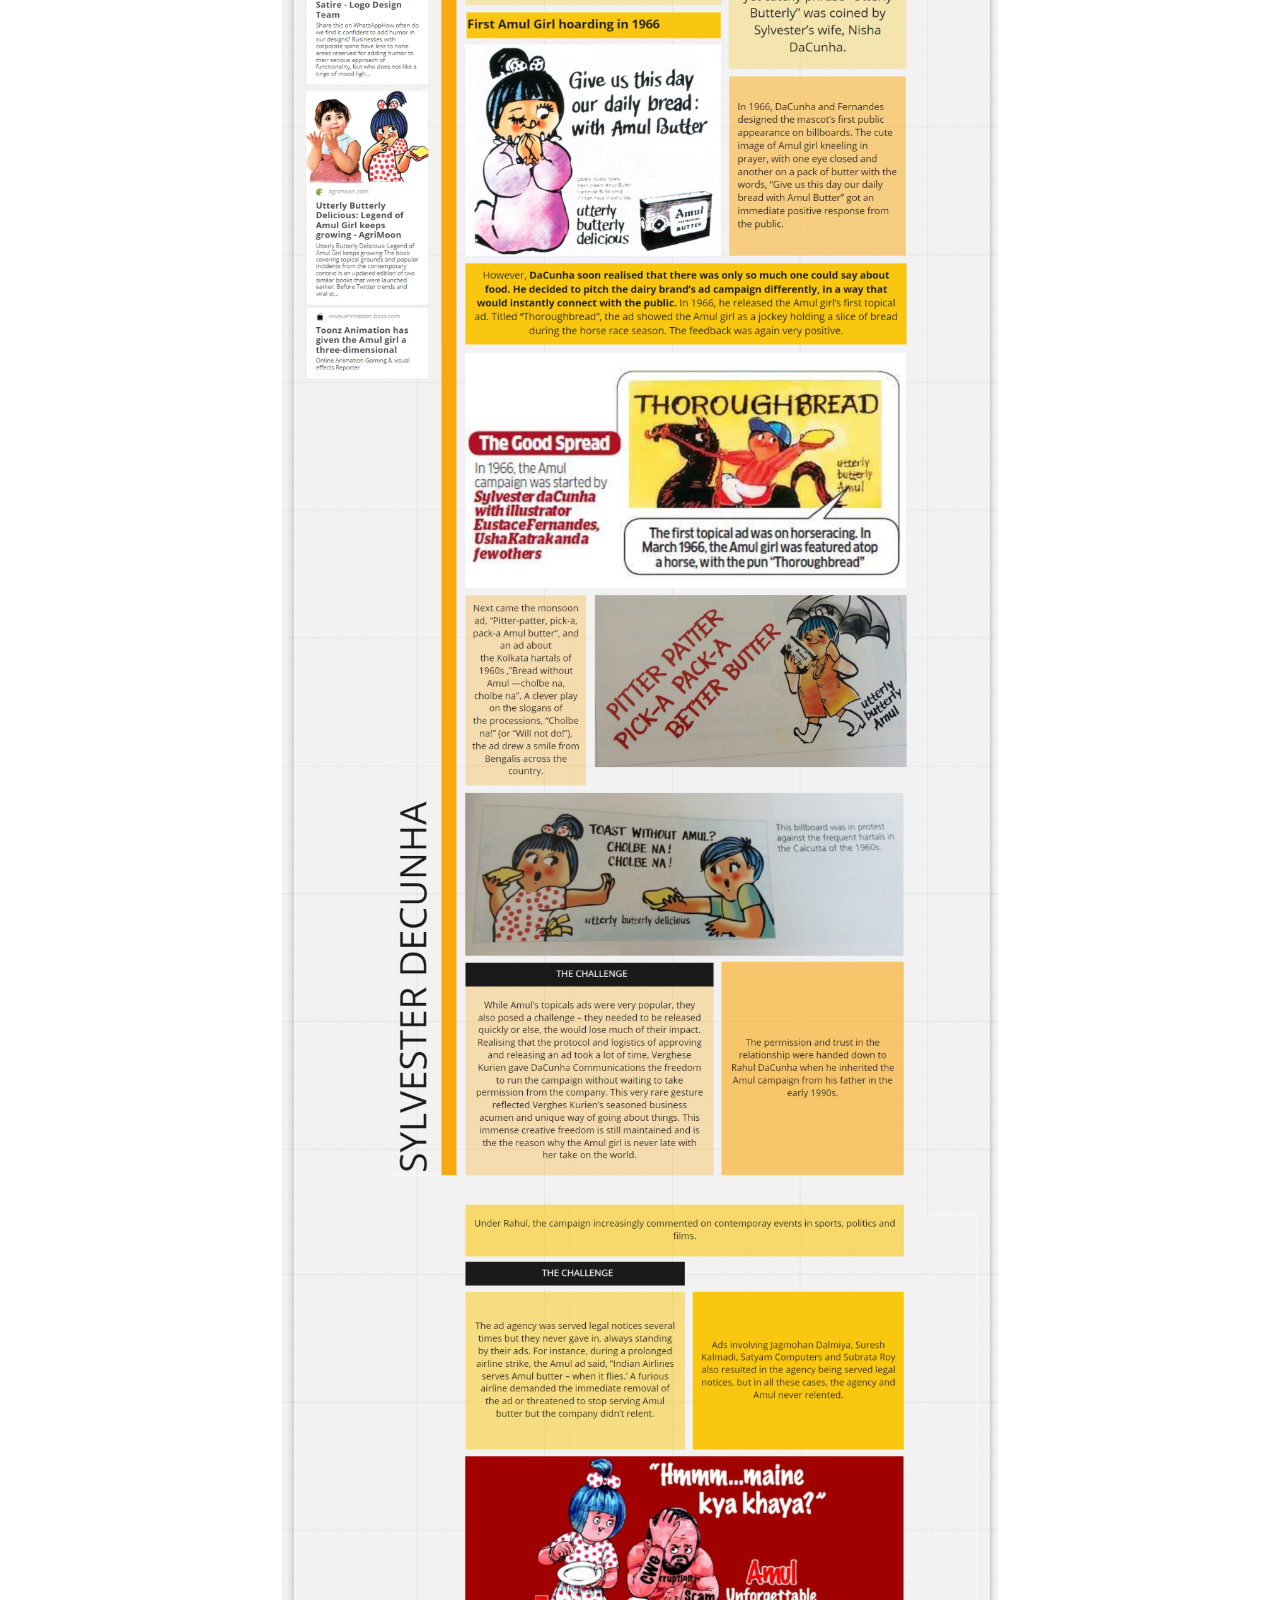
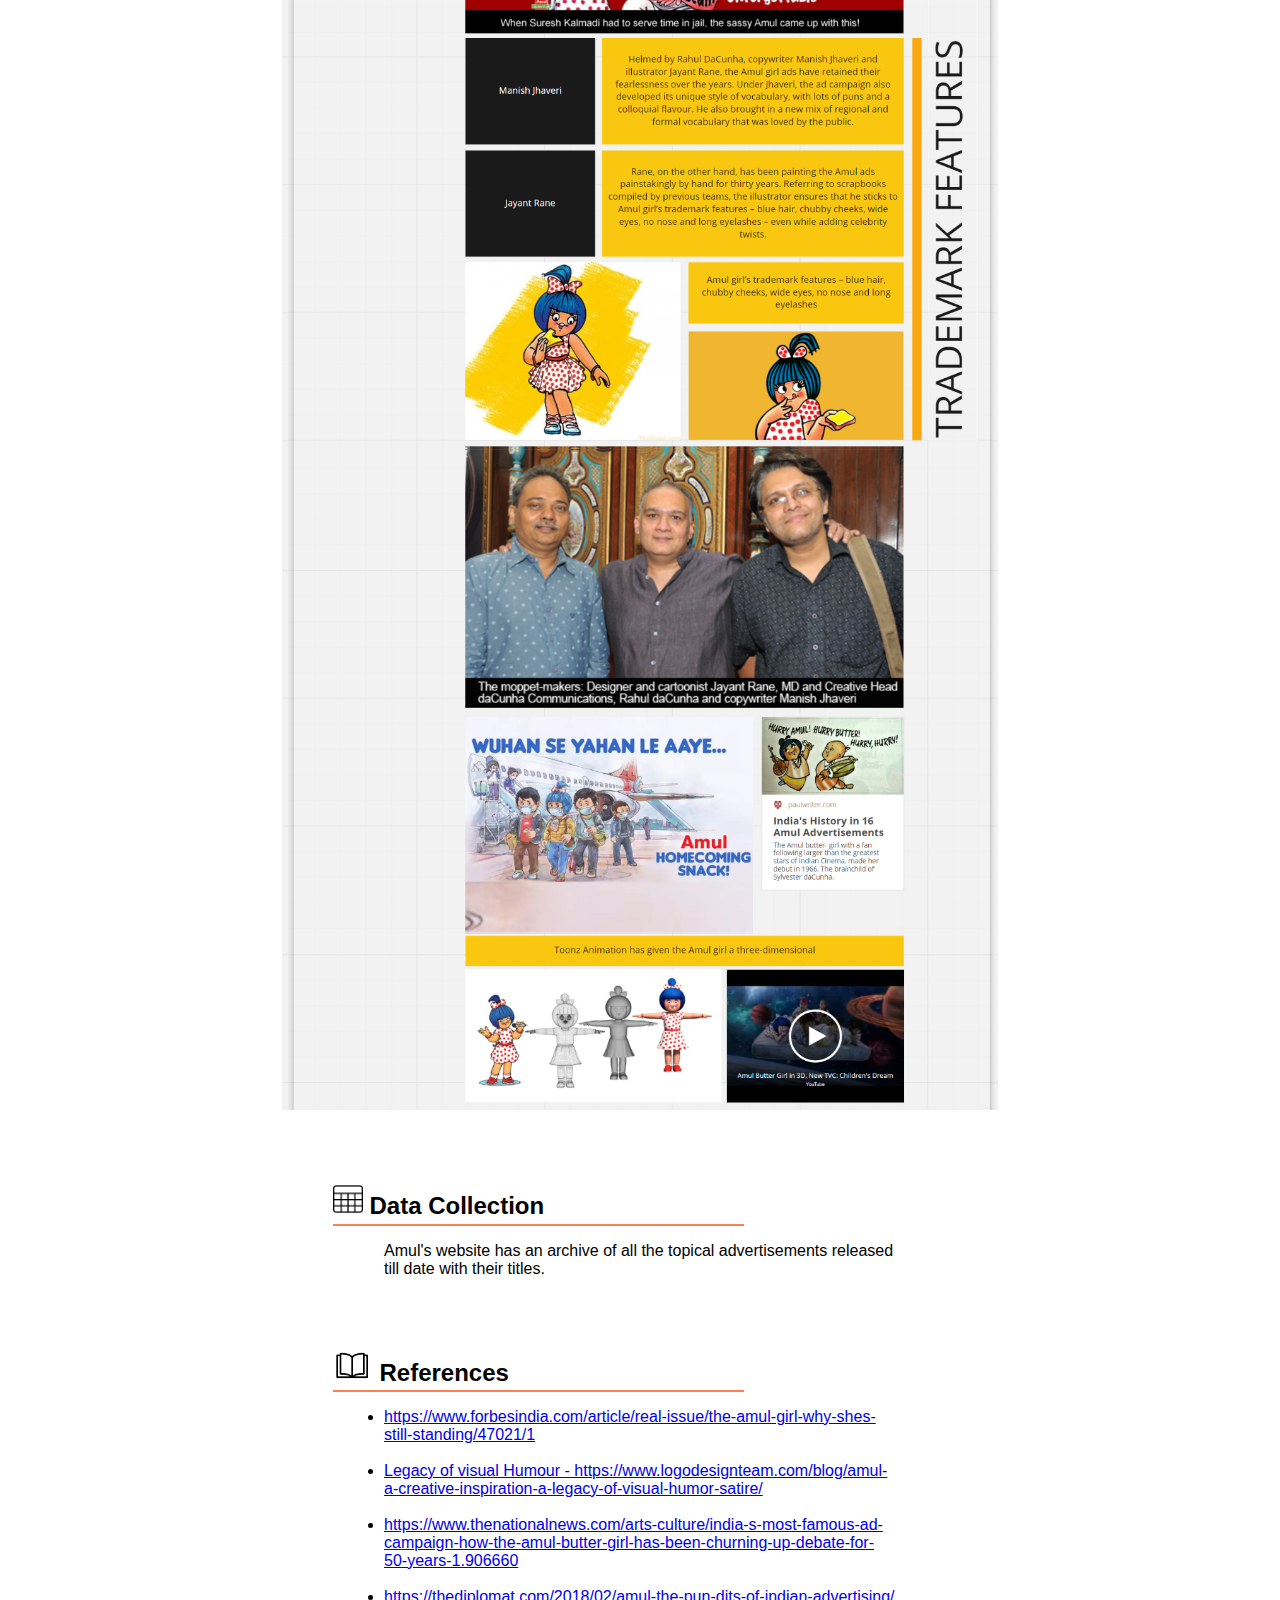
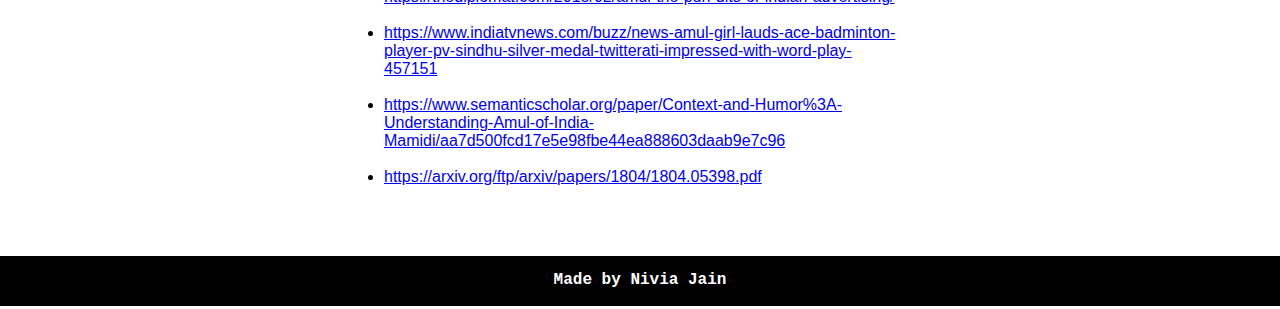
<file: process.html>
<!DOCTYPE html>
<html>

<head>
    <meta charset=“UTF-8”>
    <title> Data-viz-process | Nivia Jain</title>
    <link rel="stylesheet" href="newstylesheet.css">
    
</head>

<body>

    <header> 

        <img src="Home-images/j.png" width=250px id="nivia">
    
    </header>

    <nav>
  <a href="index.html">| Home</a> 
  <a href="viz-experiments.html">| Viz-experiments</a> 
  <a href="design-critique.html">| Design Criitique</a> 
  <a href="amul.html">| Amul Data story</a>
  <a href="process.html">| Process</a>
    </nav>

    <br> <br> <br> <br> <br>

    <img src="process/mask-group.png" class="process-center" width=250> 

    <main>

        <br>
        <h2 class="process-h2"> <img src="process/lightbulb.png" width=30> Idea </h2> 
        <hr class="process-hr">
        <p> Amul topicals have touched the hearts of Indians for more than 40 years now. 
            Liked by all ages, these witty and adorable topicals have been a reflection 
            of the society and it's mood. Being highly contexual and relevant
            The idea is to decode the the Amul topicals which have been among 
            the longest running advertisement campaignes in the world. 
        </p>

        <br> <br>

        <h2 class="process-h2"> <img src="process/file.png" width=30>  Research </h2> 
        <hr class="process-hr">
        <p> Amul has an archive of all the Amul topicals made since 1967 but looking at the graphic would not be sufficient. 
            To understand indepth of what the Amul topicals have been trying to do, more domain knowledge was needed.
            <br> Below is the information gathered from various sources and researches done on the topicals. - <br>
            <br><a href="https://miro.com/app/board/o9J_ldpWtew=/"> Link to Miro board --></a> <br>
        </p>

        <br> <br>

        <img src="process/process-research.png" width=70% class="process-center">

        <br> <br> <br>

        <h2 class="process-h2"> <img src="process/cells.png" width=30>  Data Collection </h2> 
        <hr class="process-hr">
        <p> Amul's website has an archive of all the topical advertisements released till date with their 
            titles. 
        </p>


        <br> <br>

        <h2 class="process-h2"> <img src="process/book.png" width=40>  References </h2> 
        <hr class="process-hr">
        <p>
            <ul>
                <li>
                    <a href="https://www.forbesindia.com/article/real-issue/the-amul-girl-why-shes-still-standing/47021/1"> https://www.forbesindia.com/article/real-issue/the-amul-girl-why-shes-still-standing/47021/1</a> 
                </li> <br>
                <li>
                    <a href="https://www.logodesignteam.com/blog/amul-a-creative-inspiration-a-legacy-of-visual-humor-satire/"> Legacy of visual Humour - https://www.logodesignteam.com/blog/amul-a-creative-inspiration-a-legacy-of-visual-humor-satire/</a> 
                </li> <br>
                <li>
                    <a href="https://www.thenationalnews.com/arts-culture/india-s-most-famous-ad-campaign-how-the-amul-butter-girl-has-been-churning-up-debate-for-50-years-1.906660"> https://www.thenationalnews.com/arts-culture/india-s-most-famous-ad-campaign-how-the-amul-butter-girl-has-been-churning-up-debate-for-50-years-1.906660</a> 
                </li> <br>
                <li>
                    <a href="https://thediplomat.com/2018/02/amul-the-pun-dits-of-indian-advertising/"> https://thediplomat.com/2018/02/amul-the-pun-dits-of-indian-advertising/</a> 
                </li> <br>
                <li>
                    <a href="https://www.indiatvnews.com/buzz/news-amul-girl-lauds-ace-badminton-player-pv-sindhu-silver-medal-twitterati-impressed-with-word-play-457151"> https://www.indiatvnews.com/buzz/news-amul-girl-lauds-ace-badminton-player-pv-sindhu-silver-medal-twitterati-impressed-with-word-play-457151</a> 
                </li> <br>
                <li>
                    <a href="https://www.semanticscholar.org/paper/Context-and-Humor%3A-Understanding-Amul-of-India-Mamidi/aa7d500fcd17e5e98fbe44ea888603daab9e7c96"> https://www.semanticscholar.org/paper/Context-and-Humor%3A-Understanding-Amul-of-India-Mamidi/aa7d500fcd17e5e98fbe44ea888603daab9e7c96</a> 
                </li> <br>
                <li>
                    <a href="https://arxiv.org/ftp/arxiv/papers/1804/1804.05398.pdf"> https://arxiv.org/ftp/arxiv/papers/1804/1804.05398.pdf</a> 
                </li> <br>
            </ul> 
        </p>


    </main>

    <br> <br>

    <footer>
        <h6> Made by Nivia Jain</h6>
    </footer>
</file>
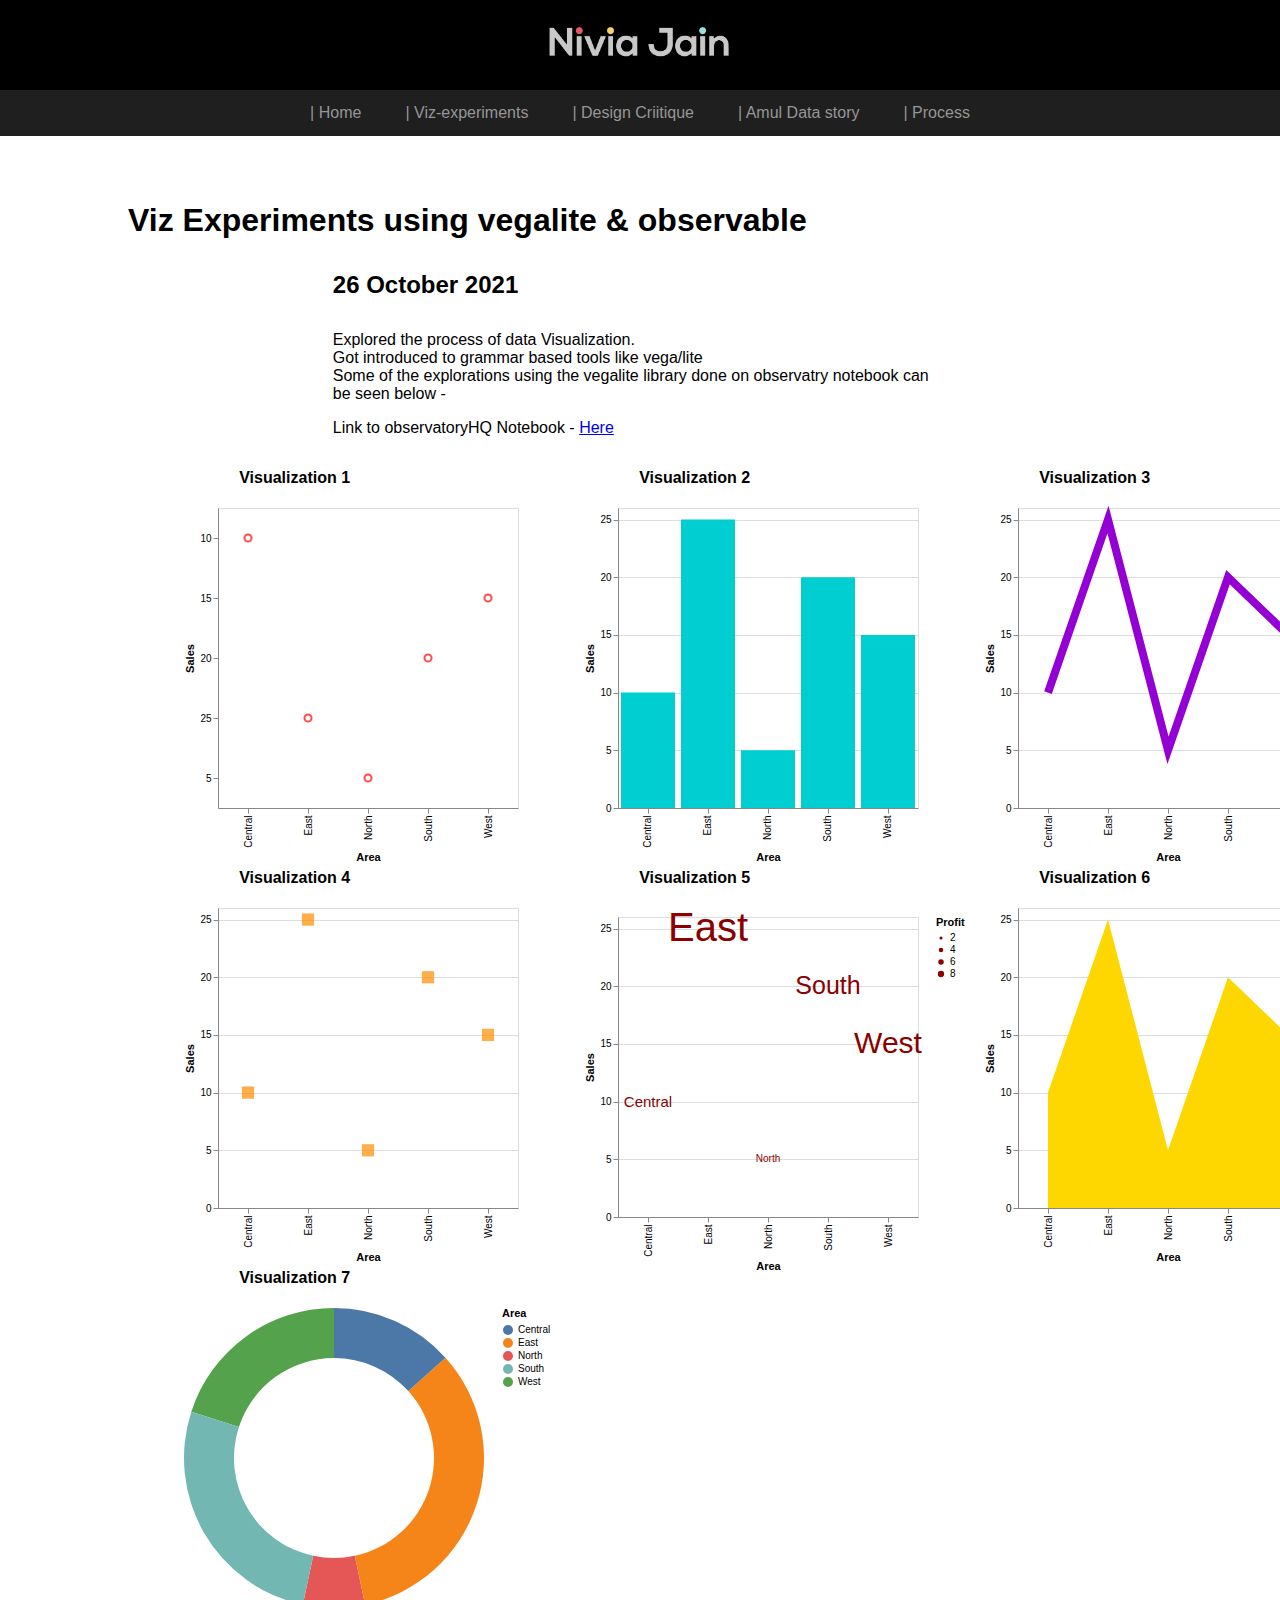
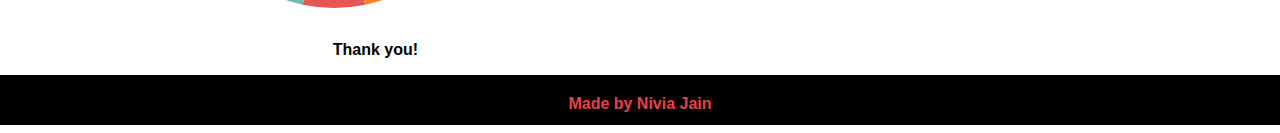
<file: viz-experiments.html>
<!DOCTYPE html>
<html>

<head>
    <title> My Project</title>
    <link rel="stylesheet" href="newstylesheet.css">
    <style>
        
    .wrapper {
        display: grid;
        grid-template-columns: 300px 300px 300px;
        grid-auto-rows: 300px;
        column-gap: 100px;
        row-gap: 100px;

      }
    </style>
    <link rel="stylesheet" href="viz.css">

</head>
<body>
<header> 
    <img src="Home-images/j.png" id="nivia" width=250px>

</header>

<nav>
    <a href="index.html">| Home</a> 
    <a href="viz-experiments.html">| Viz-experiments</a> 
    <a href="design-critique.html">| Design Criitique</a> 
    <a href="amul.html">| Amul Data story</a>
    <a href="process.html">| Process</a>
</nav>

<!--Hello this is a comment (less than sign + exclaimation mark + dash dash)-->

    <main>
        <h1>Viz Experiments using vegalite & observable</h1>
        <h4> 26 October 2021</h4>
        <p> Explored the process of data Visualization. <br> Got introduced to grammar based tools like vega/lite 
        <br> Some of the explorations using the vegalite library done on observatry notebook can be seen below - </p>
        <p> Link to observatoryHQ Notebook - <a href="https://observablehq.com/@nivia-j/day1"> Here </a>
        </p>  

        <div class="wrapper">
            <div>
                <p> <b>Visualization 1</b></p>
               <svg xmlns="http://www.w3.org/2000/svg" xmlns:xlink="http://www.w3.org/1999/xlink" version="1.1" class="marks" width="344" height="365" viewBox="0 0 344 365"><rect width="344" height="365" fill="white"/><g fill="none" stroke-miterlimit="10" transform="translate(39,5)"><g class="mark-group role-frame root" role="graphics-object" aria-roledescription="group mark container"><g transform="translate(0,0)"><path class="background" aria-hidden="true" d="M0.5,0.5h300v300h-300Z" stroke="#ddd"/><g><g class="mark-group role-axis" role="graphics-symbol" aria-roledescription="axis" aria-label="X-axis titled 'Area' for a discrete scale with 5 values: Central, East, North, South, West"><g transform="translate(0.5,300.5)"><path class="background" aria-hidden="true" d="M0,0h0v0h0Z" pointer-events="none"/><g><g class="mark-rule role-axis-tick" pointer-events="none"><line transform="translate(30,0)" x2="0" y2="5" stroke="#888" stroke-width="1" opacity="1"/><line transform="translate(90,0)" x2="0" y2="5" stroke="#888" stroke-width="1" opacity="1"/><line transform="translate(150,0)" x2="0" y2="5" stroke="#888" stroke-width="1" opacity="1"/><line transform="translate(210,0)" x2="0" y2="5" stroke="#888" stroke-width="1" opacity="1"/><line transform="translate(270,0)" x2="0" y2="5" stroke="#888" stroke-width="1" opacity="1"/></g><g class="mark-text role-axis-label" pointer-events="none"><text text-anchor="end" transform="translate(30,7) rotate(270) translate(0,3)" font-family="sans-serif" font-size="10px" fill="#000" opacity="1">Central</text><text text-anchor="end" transform="translate(90,7) rotate(270) translate(0,3)" font-family="sans-serif" font-size="10px" fill="#000" opacity="1">East</text><text text-anchor="end" transform="translate(150,7) rotate(270) translate(0,3)" font-family="sans-serif" font-size="10px" fill="#000" opacity="1">North</text><text text-anchor="end" transform="translate(210,7) rotate(270) translate(0,3)" font-family="sans-serif" font-size="10px" fill="#000" opacity="1">South</text><text text-anchor="end" transform="translate(270,7) rotate(270) translate(0,3)" font-family="sans-serif" font-size="10px" fill="#000" opacity="1">West</text></g><g class="mark-rule role-axis-domain" pointer-events="none"><line transform="translate(0,0)" x2="300" y2="0" stroke="#888" stroke-width="1" opacity="1"/></g><g class="mark-text role-axis-title" pointer-events="none"><text text-anchor="middle" transform="translate(150,52.236328125)" font-family="sans-serif" font-size="11px" font-weight="bold" fill="#000" opacity="1">Area</text></g></g><path class="foreground" aria-hidden="true" d="" pointer-events="none" display="none"/></g></g><g class="mark-group role-axis" role="graphics-symbol" aria-roledescription="axis" aria-label="Y-axis titled 'Sales' for a discrete scale with 5 values: 10, 15, 20, 25, 5"><g transform="translate(0.5,0.5)"><path class="background" aria-hidden="true" d="M0,0h0v0h0Z" pointer-events="none"/><g><g class="mark-rule role-axis-tick" pointer-events="none"><line transform="translate(0,30)" x2="-5" y2="0" stroke="#888" stroke-width="1" opacity="1"/><line transform="translate(0,90)" x2="-5" y2="0" stroke="#888" stroke-width="1" opacity="1"/><line transform="translate(0,150)" x2="-5" y2="0" stroke="#888" stroke-width="1" opacity="1"/><line transform="translate(0,210)" x2="-5" y2="0" stroke="#888" stroke-width="1" opacity="1"/><line transform="translate(0,270)" x2="-5" y2="0" stroke="#888" stroke-width="1" opacity="1"/></g><g class="mark-text role-axis-label" pointer-events="none"><text text-anchor="end" transform="translate(-7,33)" font-family="sans-serif" font-size="10px" fill="#000" opacity="1">10</text><text text-anchor="end" transform="translate(-7,93)" font-family="sans-serif" font-size="10px" fill="#000" opacity="1">15</text><text text-anchor="end" transform="translate(-7,153)" font-family="sans-serif" font-size="10px" fill="#000" opacity="1">20</text><text text-anchor="end" transform="translate(-7,213)" font-family="sans-serif" font-size="10px" fill="#000" opacity="1">25</text><text text-anchor="end" transform="translate(-7,273)" font-family="sans-serif" font-size="10px" fill="#000" opacity="1">5</text></g><g class="mark-rule role-axis-domain" pointer-events="none"><line transform="translate(0,0)" x2="0" y2="300" stroke="#888" stroke-width="1" opacity="1"/></g>
            <g class="mark-text role-axis-title" pointer-events="none">
            <text text-anchor="middle" transform="translate(-22.123046875,150) rotate(-90) 
            translate(0,-2)" font-family="sans-serif" font-size="11px" font-weight="bold" 
            fill="#000" opacity="1">Sales</text></g></g><path class="foreground" 
            -hidden="true" d="" pointer-events="none" display="none"/></g></g>
            <g class="mark-symbol role-mark marks" role="graphics-object" 
            aria-roledescription="symbol mark container"><path aria-label="Area: 
            North; Sales: 5" role="graphics-symbol" aria-roledescription="point" 
            transform="translate(150,270)" d="M3.5355339059327378,0A3.5355339059327378,
            3.5355339059327378,0,1,1,-3.5355339059327378,0A3.5355339059327378,
            3.5355339059327378,0,1,1,3.5355339059327378,0" stroke="red" stroke-width="2" 
            opacity="0.7"/><path aria-label="Area: East; Sales: 25" role="graphics-symbol" 
            aria-roledescription="point" transform="translate(90,210)" d="M3.5355339059327378,
            0A3.5355339059327378,3.5355339059327378,0,1,1,-3.5355339059327378,
            0A3.5355339059327378,3.5355339059327378,0,1,1,3.5355339059327378,0" 
            stroke="red" stroke-width="2" opacity="0.7"/><path aria-label="Area: West; 
            Sales: 15" role="graphics-symbol" aria-roledescription="point" transform="
            translate(270,90)" d="M3.5355339059327378,0A3.5355339059327378,3.5355339059327378,
            0,1,1,-3.5355339059327378,0A3.5355339059327378,3.5355339059327378,
            0,1,1,3.5355339059327378,0" stroke="red" stroke-width="2" opacity="0.7"/>
            <path aria-label="Area: South; Sales: 20" role="graphics-symbol" 
            aria-roledescription="point" transform="translate(210,150)" 
            d="M3.5355339059327378,0A3.5355339059327378,3.5355339059327378,0,1,1,
            -3.5355339059327378,0A3.5355339059327378,3.5355339059327378,0,1,1,
            3.5355339059327378,0" stroke="red" stroke-width="2" opacity="0.7"/>
            <path aria-label="Area: Central; Sales: 10" role="graphics-symbol" 
            aria-roledescription="point" transform="translate(30,30)" d="M3.5355339059327378,0A3.5355339059327378,3.5355339059327378,0,1,1,-3.5355339059327378,0A3.5355339059327378,3.5355339059327378,0,1,1,3.5355339059327378,0" stroke="red" stroke-width="2" opacity="0.7"/></g></g><path class="foreground" aria-hidden="true" d="" display="none"/></g></g></g></svg> 
            </div>
            <div>
                 <p> <b>Visualization 2</b></p>
                 <svg xmlns="http://www.w3.org/2000/svg" xmlns:xlink="http://www.w3.org/1999/xlink" version="1.1" class="marks" width="344" height="365" viewBox="0 0 344 365"><rect width="344" height="365" fill="white"/><g fill="none" stroke-miterlimit="10" transform="translate(39,5)"><g class="mark-group role-frame root" role="graphics-object" aria-roledescription="group mark container"><g transform="translate(0,0)"><path class="background" aria-hidden="true" d="M0.5,0.5h300v300h-300Z" stroke="#ddd"/><g><g class="mark-group role-axis" aria-hidden="true"><g transform="translate(0.5,0.5)"><path class="background" aria-hidden="true" d="M0,0h0v0h0Z" pointer-events="none"/><g><g class="mark-rule role-axis-grid" pointer-events="none"><line transform="translate(0,300)" x2="300" y2="0" stroke="#ddd" stroke-width="1" opacity="1"/><line transform="translate(0,242)" x2="300" y2="0" stroke="#ddd" stroke-width="1" opacity="1"/><line transform="translate(0,185)" x2="300" y2="0" stroke="#ddd" stroke-width="1" opacity="1"/><line transform="translate(0,127)" x2="300" y2="0" stroke="#ddd" stroke-width="1" opacity="1"/><line transform="translate(0,69)" x2="300" y2="0" stroke="#ddd" stroke-width="1" opacity="1"/><line transform="translate(0,12)" x2="300" y2="0" stroke="#ddd" stroke-width="1" opacity="1"/></g></g><path class="foreground" aria-hidden="true" d="" pointer-events="none" display="none"/></g></g><g class="mark-group role-axis" role="graphics-symbol" aria-roledescription="axis" aria-label="X-axis titled 'Area' for a discrete scale with 5 values: Central, East, North, South, West"><g transform="translate(0.5,300.5)"><path class="background" aria-hidden="true" d="M0,0h0v0h0Z" pointer-events="none"/><g><g class="mark-rule role-axis-tick" pointer-events="none"><line transform="translate(30,0)" x2="0" y2="5" stroke="#888" stroke-width="1" opacity="1"/><line transform="translate(90,0)" x2="0" y2="5" stroke="#888" stroke-width="1" opacity="1"/><line transform="translate(150,0)" x2="0" y2="5" stroke="#888" stroke-width="1" opacity="1"/><line transform="translate(210,0)" x2="0" y2="5" stroke="#888" stroke-width="1" opacity="1"/><line transform="translate(270,0)" x2="0" y2="5" stroke="#888" stroke-width="1" opacity="1"/></g><g class="mark-text role-axis-label" pointer-events="none"><text text-anchor="end" transform="translate(29.5,7) rotate(270) translate(0,3)" font-family="sans-serif" font-size="10px" fill="#000" opacity="1">Central</text><text text-anchor="end" transform="translate(89.5,7) rotate(270) translate(0,3)" font-family="sans-serif" font-size="10px" fill="#000" opacity="1">East</text><text text-anchor="end" transform="translate(149.5,7) rotate(270) translate(0,3)" font-family="sans-serif" font-size="10px" fill="#000" opacity="1">North</text><text text-anchor="end" transform="translate(209.5,7) rotate(270) translate(0,3)" font-family="sans-serif" font-size="10px" fill="#000" opacity="1">South</text><text text-anchor="end" transform="translate(269.5,7) rotate(270) translate(0,3)" font-family="sans-serif" font-size="10px" fill="#000" opacity="1">West</text></g><g class="mark-rule role-axis-domain" pointer-events="none"><line transform="translate(0,0)" x2="300" y2="0" stroke="#888" stroke-width="1" opacity="1"/></g><g class="mark-text role-axis-title" pointer-events="none"><text text-anchor="middle" transform="translate(150,52.236328125)" font-family="sans-serif" font-size="11px" font-weight="bold" fill="#000" opacity="1">Area</text></g></g><path class="foreground" aria-hidden="true" d="" pointer-events="none" display="none"/></g></g><g class="mark-group role-axis" role="graphics-symbol" aria-roledescription="axis" aria-label="Y-axis titled 'Sales' for a linear scale with values from 0 to 26"><g transform="translate(0.5,0.5)"><path class="background" aria-hidden="true" d="M0,0h0v0h0Z" pointer-events="none"/><g><g class="mark-rule role-axis-tick" pointer-events="none"><line transform="translate(0,300)" x2="-5" y2="0" stroke="#888" stroke-width="1" opacity="1"/><line transform="translate(0,242)" x2="-5" y2="0" stroke="#888" stroke-width="1" opacity="1"/><line transform="translate(0,185)" x2="-5" y2="0" stroke="#888" stroke-width="1" opacity="1"/><line transform="translate(0,127)" x2="-5" y2="0" stroke="#888" stroke-width="1" opacity="1"/><line transform="translate(0,69)" x2="-5" y2="0" stroke="#888" stroke-width="1" opacity="1"/><line transform="translate(0,12)" x2="-5" y2="0" stroke="#888" stroke-width="1" opacity="1"/></g><g class="mark-text role-axis-label" pointer-events="none"><text text-anchor="end" transform="translate(-7,303)" font-family="sans-serif" font-size="10px" fill="#000" opacity="1">0</text><text text-anchor="end" transform="translate(-7,245.30769230769232)" font-family="sans-serif" font-size="10px" fill="#000" opacity="1">5</text><text text-anchor="end" transform="translate(-7,187.6153846153846)" font-family="sans-serif" font-size="10px" fill="#000" opacity="1">10</text><text text-anchor="end" transform="translate(-7,129.92307692307693)" font-family="sans-serif" font-size="10px" fill="#000" opacity="1">15</text><text text-anchor="end" transform="translate(-7,72.23076923076921)" font-family="sans-serif" font-size="10px" fill="#000" opacity="1">20</text><text text-anchor="end" transform="translate(-7,14.538461538461531)" font-family="sans-serif" font-size="10px" fill="#000" opacity="1">25</text></g><g class="mark-rule role-axis-domain" pointer-events="none"><line transform="translate(0,300)" x2="0" y2="-300" stroke="#888" stroke-width="1" opacity="1"/></g><g class="mark-text role-axis-title" pointer-events="none"><text text-anchor="middle" transform="translate(-22.123046875,150) rotate(-90) translate(0,-2)" font-family="sans-serif" font-size="11px" font-weight="bold" fill="#000" opacity="1">Sales</text></g></g><path class="foreground" aria-hidden="true" d="" pointer-events="none" display="none"/></g></g><g class="mark-rect role-mark marks" role="graphics-object" aria-roledescription="rect mark container"><path aria-label="Area: North; Sales: 5" role="graphics-symbol" aria-roledescription="bar" d="M123,242.30769230769232h54v57.69230769230768h-54Z" fill="DarkTurquoise"/><path aria-label="Area: East; Sales: 25" role="graphics-symbol" aria-roledescription="bar" d="M63,11.538461538461531h54v288.46153846153845h-54Z" fill="DarkTurquoise"/><path aria-label="Area: West; Sales: 15" role="graphics-symbol" aria-roledescription="bar" d="M243,126.92307692307693h54v173.07692307692307h-54Z" fill="DarkTurquoise"/><path aria-label="Area: South; Sales: 20" role="graphics-symbol" aria-roledescription="bar" d="M183,69.23076923076921h54v230.76923076923077h-54Z" fill="DarkTurquoise"/><path aria-label="Area: Central; Sales: 10" role="graphics-symbol" aria-roledescription="bar" d="M3,184.6153846153846h54v115.38461538461539h-54Z" fill="DarkTurquoise"/></g></g><path class="foreground" aria-hidden="true" d="" display="none"/></g></g></g></svg>

            </div>
            <div>
                <p> <b>Visualization 3</b></p>
                <svg xmlns="http://www.w3.org/2000/svg" xmlns:xlink="http://www.w3.org/1999/xlink" version="1.1" class="marks" width="344" height="365" viewBox="0 0 344 365"><rect width="344" height="365" fill="white"/><g fill="none" stroke-miterlimit="10" transform="translate(39,5)"><g class="mark-group role-frame root" role="graphics-object" aria-roledescription="group mark container"><g transform="translate(0,0)"><path class="background" aria-hidden="true" d="M0.5,0.5h300v300h-300Z" stroke="#ddd"/><g><g class="mark-group role-axis" aria-hidden="true"><g transform="translate(0.5,0.5)"><path class="background" aria-hidden="true" d="M0,0h0v0h0Z" pointer-events="none"/><g><g class="mark-rule role-axis-grid" pointer-events="none"><line transform="translate(0,300)" x2="300" y2="0" stroke="#ddd" stroke-width="1" opacity="1"/><line transform="translate(0,242)" x2="300" y2="0" stroke="#ddd" stroke-width="1" opacity="1"/><line transform="translate(0,185)" x2="300" y2="0" stroke="#ddd" stroke-width="1" opacity="1"/><line transform="translate(0,127)" x2="300" y2="0" stroke="#ddd" stroke-width="1" opacity="1"/><line transform="translate(0,69)" x2="300" y2="0" stroke="#ddd" stroke-width="1" opacity="1"/><line transform="translate(0,12)" x2="300" y2="0" stroke="#ddd" stroke-width="1" opacity="1"/></g></g><path class="foreground" aria-hidden="true" d="" pointer-events="none" display="none"/></g></g><g class="mark-group role-axis" role="graphics-symbol" aria-roledescription="axis" aria-label="X-axis titled 'Area' for a discrete scale with 5 values: Central, East, North, South, West"><g transform="translate(0.5,300.5)"><path class="background" aria-hidden="true" d="M0,0h0v0h0Z" pointer-events="none"/><g><g class="mark-rule role-axis-tick" pointer-events="none"><line transform="translate(30,0)" x2="0" y2="5" stroke="#888" stroke-width="1" opacity="1"/><line transform="translate(90,0)" x2="0" y2="5" stroke="#888" stroke-width="1" opacity="1"/><line transform="translate(150,0)" x2="0" y2="5" stroke="#888" stroke-width="1" opacity="1"/><line transform="translate(210,0)" x2="0" y2="5" stroke="#888" stroke-width="1" opacity="1"/><line transform="translate(270,0)" x2="0" y2="5" stroke="#888" stroke-width="1" opacity="1"/></g><g class="mark-text role-axis-label" pointer-events="none"><text text-anchor="end" transform="translate(30,7) rotate(270) translate(0,3)" font-family="sans-serif" font-size="10px" fill="#000" opacity="1">Central</text><text text-anchor="end" transform="translate(90,7) rotate(270) translate(0,3)" font-family="sans-serif" font-size="10px" fill="#000" opacity="1">East</text><text text-anchor="end" transform="translate(150,7) rotate(270) translate(0,3)" font-family="sans-serif" font-size="10px" fill="#000" opacity="1">North</text><text text-anchor="end" transform="translate(210,7) rotate(270) translate(0,3)" font-family="sans-serif" font-size="10px" fill="#000" opacity="1">South</text><text text-anchor="end" transform="translate(270,7) rotate(270) translate(0,3)" font-family="sans-serif" font-size="10px" fill="#000" opacity="1">West</text></g><g class="mark-rule role-axis-domain" pointer-events="none"><line transform="translate(0,0)" x2="300" y2="0" stroke="#888" stroke-width="1" opacity="1"/></g><g class="mark-text role-axis-title" pointer-events="none"><text text-anchor="middle" transform="translate(150,52.236328125)" font-family="sans-serif" font-size="11px" font-weight="bold" fill="#000" opacity="1">Area</text></g></g><path class="foreground" aria-hidden="true" d="" pointer-events="none" display="none"/></g></g><g class="mark-group role-axis" role="graphics-symbol" aria-roledescription="axis" aria-label="Y-axis titled 'Sales' for a linear scale with values from 0 to 26"><g transform="translate(0.5,0.5)"><path class="background" aria-hidden="true" d="M0,0h0v0h0Z" pointer-events="none"/><g><g class="mark-rule role-axis-tick" pointer-events="none"><line transform="translate(0,300)" x2="-5" y2="0" stroke="#888" stroke-width="1" opacity="1"/><line transform="translate(0,242)" x2="-5" y2="0" stroke="#888" stroke-width="1" opacity="1"/><line transform="translate(0,185)" x2="-5" y2="0" stroke="#888" stroke-width="1" opacity="1"/><line transform="translate(0,127)" x2="-5" y2="0" stroke="#888" stroke-width="1" opacity="1"/><line transform="translate(0,69)" x2="-5" y2="0" stroke="#888" stroke-width="1" opacity="1"/><line transform="translate(0,12)" x2="-5" y2="0" stroke="#888" stroke-width="1" opacity="1"/></g><g class="mark-text role-axis-label" pointer-events="none"><text text-anchor="end" transform="translate(-7,303)" font-family="sans-serif" font-size="10px" fill="#000" opacity="1">0</text><text text-anchor="end" transform="translate(-7,245.30769230769232)" font-family="sans-serif" font-size="10px" fill="#000" opacity="1">5</text><text text-anchor="end" transform="translate(-7,187.6153846153846)" font-family="sans-serif" font-size="10px" fill="#000" opacity="1">10</text><text text-anchor="end" transform="translate(-7,129.92307692307693)" font-family="sans-serif" font-size="10px" fill="#000" opacity="1">15</text><text text-anchor="end" transform="translate(-7,72.23076923076921)" font-family="sans-serif" font-size="10px" fill="#000" opacity="1">20</text><text text-anchor="end" transform="translate(-7,14.538461538461531)" font-family="sans-serif" font-size="10px" fill="#000" opacity="1">25</text></g><g class="mark-rule role-axis-domain" pointer-events="none"><line transform="translate(0,300)" x2="0" y2="-300" stroke="#888" stroke-width="1" opacity="1"/></g><g class="mark-text role-axis-title" pointer-events="none"><text text-anchor="middle" transform="translate(-22.123046875,150) rotate(-90) translate(0,-2)" font-family="sans-serif" font-size="11px" font-weight="bold" fill="#000" opacity="1">Sales</text></g></g><path class="foreground" aria-hidden="true" d="" pointer-events="none" display="none"/></g></g><g class="mark-line role-mark marks" role="graphics-object" aria-roledescription="line mark container"><path aria-label="Area: Central; Sales: 10" role="graphics-symbol" aria-roledescription="line mark" d="M30,184.6153846153846L90,11.538461538461531L150,242.30769230769232L210,69.23076923076921L270,126.92307692307693" stroke="DarkViolet" stroke-width="8"/></g></g><path class="foreground" aria-hidden="true" d="" display="none"/></g></g></g></svg>

            </div>
            <div>
                <p> <b>Visualization 4</b></p>  
                <svg xmlns="http://www.w3.org/2000/svg" xmlns:xlink="http://www.w3.org/1999/xlink" version="1.1" class="marks" width="344" height="365" viewBox="0 0 344 365"><rect width="344" height="365" fill="white"/><g fill="none" stroke-miterlimit="10" transform="translate(39,5)"><g class="mark-group role-frame root" role="graphics-object" aria-roledescription="group mark container"><g transform="translate(0,0)"><path class="background" aria-hidden="true" d="M0.5,0.5h300v300h-300Z" stroke="#ddd"/><g><g class="mark-group role-axis" aria-hidden="true"><g transform="translate(0.5,0.5)"><path class="background" aria-hidden="true" d="M0,0h0v0h0Z" pointer-events="none"/><g><g class="mark-rule role-axis-grid" pointer-events="none"><line transform="translate(0,300)" x2="300" y2="0" stroke="#ddd" stroke-width="1" opacity="1"/><line transform="translate(0,242)" x2="300" y2="0" stroke="#ddd" stroke-width="1" opacity="1"/><line transform="translate(0,185)" x2="300" y2="0" stroke="#ddd" stroke-width="1" opacity="1"/><line transform="translate(0,127)" x2="300" y2="0" stroke="#ddd" stroke-width="1" opacity="1"/><line transform="translate(0,69)" x2="300" y2="0" stroke="#ddd" stroke-width="1" opacity="1"/><line transform="translate(0,12)" x2="300" y2="0" stroke="#ddd" stroke-width="1" opacity="1"/></g></g><path class="foreground" aria-hidden="true" d="" pointer-events="none" display="none"/></g></g><g class="mark-group role-axis" role="graphics-symbol" aria-roledescription="axis" aria-label="X-axis titled 'Area' for a discrete scale with 5 values: Central, East, North, South, West"><g transform="translate(0.5,300.5)"><path class="background" aria-hidden="true" d="M0,0h0v0h0Z" pointer-events="none"/><g><g class="mark-rule role-axis-tick" pointer-events="none"><line transform="translate(30,0)" x2="0" y2="5" stroke="#888" stroke-width="1" opacity="1"/><line transform="translate(90,0)" x2="0" y2="5" stroke="#888" stroke-width="1" opacity="1"/><line transform="translate(150,0)" x2="0" y2="5" stroke="#888" stroke-width="1" opacity="1"/><line transform="translate(210,0)" x2="0" y2="5" stroke="#888" stroke-width="1" opacity="1"/><line transform="translate(270,0)" x2="0" y2="5" stroke="#888" stroke-width="1" opacity="1"/></g><g class="mark-text role-axis-label" pointer-events="none"><text text-anchor="end" transform="translate(30,7) rotate(270) translate(0,3)" font-family="sans-serif" font-size="10px" fill="#000" opacity="1">Central</text><text text-anchor="end" transform="translate(90,7) rotate(270) translate(0,3)" font-family="sans-serif" font-size="10px" fill="#000" opacity="1">East</text><text text-anchor="end" transform="translate(150,7) rotate(270) translate(0,3)" font-family="sans-serif" font-size="10px" fill="#000" opacity="1">North</text><text text-anchor="end" transform="translate(210,7) rotate(270) translate(0,3)" font-family="sans-serif" font-size="10px" fill="#000" opacity="1">South</text><text text-anchor="end" transform="translate(270,7) rotate(270) translate(0,3)" font-family="sans-serif" font-size="10px" fill="#000" opacity="1">West</text></g><g class="mark-rule role-axis-domain" pointer-events="none"><line transform="translate(0,0)" x2="300" y2="0" stroke="#888" stroke-width="1" opacity="1"/></g><g class="mark-text role-axis-title" pointer-events="none"><text text-anchor="middle" transform="translate(150,52.236328125)" font-family="sans-serif" font-size="11px" font-weight="bold" fill="#000" opacity="1">Area</text></g></g><path class="foreground" aria-hidden="true" d="" pointer-events="none" display="none"/></g></g><g class="mark-group role-axis" role="graphics-symbol" aria-roledescription="axis" aria-label="Y-axis titled 'Sales' for a linear scale with values from 0 to 26"><g transform="translate(0.5,0.5)"><path class="background" aria-hidden="true" d="M0,0h0v0h0Z" pointer-events="none"/><g><g class="mark-rule role-axis-tick" pointer-events="none"><line transform="translate(0,300)" x2="-5" y2="0" stroke="#888" stroke-width="1" opacity="1"/><line transform="translate(0,242)" x2="-5" y2="0" stroke="#888" stroke-width="1" opacity="1"/><line transform="translate(0,185)" x2="-5" y2="0" stroke="#888" stroke-width="1" opacity="1"/><line transform="translate(0,127)" x2="-5" y2="0" stroke="#888" stroke-width="1" opacity="1"/><line transform="translate(0,69)" x2="-5" y2="0" stroke="#888" stroke-width="1" opacity="1"/><line transform="translate(0,12)" x2="-5" y2="0" stroke="#888" stroke-width="1" opacity="1"/></g><g class="mark-text role-axis-label" pointer-events="none"><text text-anchor="end" transform="translate(-7,303)" font-family="sans-serif" font-size="10px" fill="#000" opacity="1">0</text><text text-anchor="end" transform="translate(-7,245.30769230769232)" font-family="sans-serif" font-size="10px" fill="#000" opacity="1">5</text><text text-anchor="end" transform="translate(-7,187.6153846153846)" font-family="sans-serif" font-size="10px" fill="#000" opacity="1">10</text><text text-anchor="end" transform="translate(-7,129.92307692307693)" font-family="sans-serif" font-size="10px" fill="#000" opacity="1">15</text><text text-anchor="end" transform="translate(-7,72.23076923076921)" font-family="sans-serif" font-size="10px" fill="#000" opacity="1">20</text><text text-anchor="end" transform="translate(-7,14.538461538461531)" font-family="sans-serif" font-size="10px" fill="#000" opacity="1">25</text></g><g class="mark-rule role-axis-domain" pointer-events="none"><line transform="translate(0,300)" x2="0" y2="-300" stroke="#888" stroke-width="1" opacity="1"/></g><g class="mark-text role-axis-title" pointer-events="none"><text text-anchor="middle" transform="translate(-22.123046875,150) rotate(-90) translate(0,-2)" font-family="sans-serif" font-size="11px" font-weight="bold" fill="#000" opacity="1">Sales</text></g></g><path class="foreground" aria-hidden="true" d="" pointer-events="none" display="none"/></g></g><g class="mark-symbol role-mark marks" role="graphics-object" aria-roledescription="symbol mark container"><path aria-label="Area: North; Sales: 5" role="graphics-symbol" aria-roledescription="square" transform="translate(150,242.30769230769232)" d="M-6.123724356957945,-6.123724356957945h12.24744871391589v12.24744871391589h-12.24744871391589Z" fill="DarkOrange" stroke-width="2" opacity="0.7"/><path aria-label="Area: East; Sales: 25" role="graphics-symbol" aria-roledescription="square" transform="translate(90,11.538461538461531)" d="M-6.123724356957945,-6.123724356957945h12.24744871391589v12.24744871391589h-12.24744871391589Z" fill="DarkOrange" stroke-width="2" opacity="0.7"/><path aria-label="Area: West; Sales: 15" role="graphics-symbol" aria-roledescription="square" transform="translate(270,126.92307692307693)" d="M-6.123724356957945,-6.123724356957945h12.24744871391589v12.24744871391589h-12.24744871391589Z" fill="DarkOrange" stroke-width="2" opacity="0.7"/><path aria-label="Area: South; Sales: 20" role="graphics-symbol" aria-roledescription="square" transform="translate(210,69.23076923076921)" d="M-6.123724356957945,-6.123724356957945h12.24744871391589v12.24744871391589h-12.24744871391589Z" fill="DarkOrange" stroke-width="2" opacity="0.7"/><path aria-label="Area: Central; Sales: 10" role="graphics-symbol" aria-roledescription="square" transform="translate(30,184.6153846153846)" d="M-6.123724356957945,-6.123724356957945h12.24744871391589v12.24744871391589h-12.24744871391589Z" fill="DarkOrange" stroke-width="2" opacity="0.7"/></g></g><path class="foreground" aria-hidden="true" d="" display="none"/></g></g></g></svg>

            </div>
            <div>
                 <p> <b>Visualization 5</b></p>
                 <svg xmlns="http://www.w3.org/2000/svg" xmlns:xlink="http://www.w3.org/1999/xlink" version="1.1" class="marks" width="391" height="374" viewBox="0 0 391 374"><rect width="391" height="374" fill="white"/><g fill="none" stroke-miterlimit="10" transform="translate(39,14)"><g class="mark-group role-frame root" role="graphics-object" aria-roledescription="group mark container"><g transform="translate(0,0)"><path class="background" aria-hidden="true" d="M0.5,0.5h300v300h-300Z" stroke="#ddd"/><g><g class="mark-group role-axis" aria-hidden="true"><g transform="translate(0.5,0.5)"><path class="background" aria-hidden="true" d="M0,0h0v0h0Z" pointer-events="none"/><g><g class="mark-rule role-axis-grid" pointer-events="none"><line transform="translate(0,300)" x2="300" y2="0" stroke="#ddd" stroke-width="1" opacity="1"/><line transform="translate(0,242)" x2="300" y2="0" stroke="#ddd" stroke-width="1" opacity="1"/><line transform="translate(0,185)" x2="300" y2="0" stroke="#ddd" stroke-width="1" opacity="1"/><line transform="translate(0,127)" x2="300" y2="0" stroke="#ddd" stroke-width="1" opacity="1"/><line transform="translate(0,69)" x2="300" y2="0" stroke="#ddd" stroke-width="1" opacity="1"/><line transform="translate(0,12)" x2="300" y2="0" stroke="#ddd" stroke-width="1" opacity="1"/></g></g><path class="foreground" aria-hidden="true" d="" pointer-events="none" display="none"/></g></g><g class="mark-group role-axis" role="graphics-symbol" aria-roledescription="axis" aria-label="X-axis titled 'Area' for a discrete scale with 5 values: Central, East, North, South, West"><g transform="translate(0.5,300.5)"><path class="background" aria-hidden="true" d="M0,0h0v0h0Z" pointer-events="none"/><g><g class="mark-rule role-axis-tick" pointer-events="none"><line transform="translate(30,0)" x2="0" y2="5" stroke="#888" stroke-width="1" opacity="1"/><line transform="translate(90,0)" x2="0" y2="5" stroke="#888" stroke-width="1" opacity="1"/><line transform="translate(150,0)" x2="0" y2="5" stroke="#888" stroke-width="1" opacity="1"/><line transform="translate(210,0)" x2="0" y2="5" stroke="#888" stroke-width="1" opacity="1"/><line transform="translate(270,0)" x2="0" y2="5" stroke="#888" stroke-width="1" opacity="1"/></g><g class="mark-text role-axis-label" pointer-events="none"><text text-anchor="end" transform="translate(30,7) rotate(270) translate(0,3)" font-family="sans-serif" font-size="10px" fill="#000" opacity="1">Central</text><text text-anchor="end" transform="translate(90,7) rotate(270) translate(0,3)" font-family="sans-serif" font-size="10px" fill="#000" opacity="1">East</text><text text-anchor="end" transform="translate(150,7) rotate(270) translate(0,3)" font-family="sans-serif" font-size="10px" fill="#000" opacity="1">North</text><text text-anchor="end" transform="translate(210,7) rotate(270) translate(0,3)" font-family="sans-serif" font-size="10px" fill="#000" opacity="1">South</text><text text-anchor="end" transform="translate(270,7) rotate(270) translate(0,3)" font-family="sans-serif" font-size="10px" fill="#000" opacity="1">West</text></g><g class="mark-rule role-axis-domain" pointer-events="none"><line transform="translate(0,0)" x2="300" y2="0" stroke="#888" stroke-width="1" opacity="1"/></g><g class="mark-text role-axis-title" pointer-events="none"><text text-anchor="middle" transform="translate(150,52.236328125)" font-family="sans-serif" font-size="11px" font-weight="bold" fill="#000" opacity="1">Area</text></g></g><path class="foreground" aria-hidden="true" d="" pointer-events="none" display="none"/></g></g><g class="mark-group role-axis" role="graphics-symbol" aria-roledescription="axis" aria-label="Y-axis titled 'Sales' for a linear scale with values from 0 to 26"><g transform="translate(0.5,0.5)"><path class="background" aria-hidden="true" d="M0,0h0v0h0Z" pointer-events="none"/><g><g class="mark-rule role-axis-tick" pointer-events="none"><line transform="translate(0,300)" x2="-5" y2="0" stroke="#888" stroke-width="1" opacity="1"/><line transform="translate(0,242)" x2="-5" y2="0" stroke="#888" stroke-width="1" opacity="1"/><line transform="translate(0,185)" x2="-5" y2="0" stroke="#888" stroke-width="1" opacity="1"/><line transform="translate(0,127)" x2="-5" y2="0" stroke="#888" stroke-width="1" opacity="1"/><line transform="translate(0,69)" x2="-5" y2="0" stroke="#888" stroke-width="1" opacity="1"/><line transform="translate(0,12)" x2="-5" y2="0" stroke="#888" stroke-width="1" opacity="1"/></g><g class="mark-text role-axis-label" pointer-events="none"><text text-anchor="end" transform="translate(-7,303)" font-family="sans-serif" font-size="10px" fill="#000" opacity="1">0</text><text text-anchor="end" transform="translate(-7,245.30769230769232)" font-family="sans-serif" font-size="10px" fill="#000" opacity="1">5</text><text text-anchor="end" transform="translate(-7,187.6153846153846)" font-family="sans-serif" font-size="10px" fill="#000" opacity="1">10</text><text text-anchor="end" transform="translate(-7,129.92307692307693)" font-family="sans-serif" font-size="10px" fill="#000" opacity="1">15</text><text text-anchor="end" transform="translate(-7,72.23076923076921)" font-family="sans-serif" font-size="10px" fill="#000" opacity="1">20</text><text text-anchor="end" transform="translate(-7,14.538461538461531)" font-family="sans-serif" font-size="10px" fill="#000" opacity="1">25</text></g><g class="mark-rule role-axis-domain" pointer-events="none"><line transform="translate(0,300)" x2="0" y2="-300" stroke="#888" stroke-width="1" opacity="1"/></g><g class="mark-text role-axis-title" pointer-events="none"><text text-anchor="middle" transform="translate(-22.123046875,150) rotate(-90) translate(0,-2)" font-family="sans-serif" font-size="11px" font-weight="bold" fill="#000" opacity="1">Sales</text></g></g><path class="foreground" aria-hidden="true" d="" pointer-events="none" display="none"/></g></g><g class="mark-text role-mark marks" role="graphics-object" aria-roledescription="text mark container"><text aria-label="Area: North; Sales: 5; Profit: 2" role="graphics-symbol" aria-roledescription="text mark" text-anchor="middle" transform="translate(150,245.30769230769232)" font-family="sans-serif" font-size="10px" fill="DarkRed">North</text><text aria-label="Area: East; Sales: 25; Profit: 8" role="graphics-symbol" aria-roledescription="text mark" text-anchor="middle" transform="translate(90,23.538461538461533)" font-family="sans-serif" font-size="40px" fill="DarkRed">East</text><text aria-label="Area: West; Sales: 15; Profit: 6" role="graphics-symbol" aria-roledescription="text mark" text-anchor="middle" transform="translate(270,135.92307692307693)" font-family="sans-serif" font-size="30px" fill="DarkRed">West</text><text aria-label="Area: South; Sales: 20; Profit: 5" role="graphics-symbol" aria-roledescription="text mark" text-anchor="middle" transform="translate(210,77.23076923076921)" font-family="sans-serif" font-size="25px" fill="DarkRed">South</text><text aria-label="Area: Central; Sales: 10; Profit: 3" role="graphics-symbol" aria-roledescription="text mark" text-anchor="middle" transform="translate(30,189.6153846153846)" font-family="sans-serif" font-size="15px" fill="DarkRed">Central</text></g><g class="mark-group role-legend" role="graphics-symbol" aria-roledescription="legend" aria-label="Symbol legend titled 'Profit' for size with values from 0 to 8"><g transform="translate(318,0)"><path class="background" aria-hidden="true" d="M0,0h29v62h-29Z" pointer-events="none"/><g><g class="mark-group role-legend-entry"><g transform="translate(0,16)"><path class="background" aria-hidden="true" d="M0,0h0v0h0Z" pointer-events="none"/><g><g class="mark-group role-scope" role="graphics-object" aria-roledescription="group mark container"><g transform="translate(0,0)"><path class="background" aria-hidden="true" d="M0,0h19.5615234375v10h-19.5615234375Z" pointer-events="none" opacity="1"/><g><g class="mark-symbol role-legend-symbol" pointer-events="none"><path transform="translate(5,5)" d="M1.5811388300841898,0A1.5811388300841898,1.5811388300841898,0,1,1,-1.5811388300841898,0A1.5811388300841898,1.5811388300841898,0,1,1,1.5811388300841898,0" fill="DarkRed" stroke-width="1.5" opacity="1"/></g><g class="mark-text role-legend-label" pointer-events="none"><text text-anchor="start" transform="translate(14,8)" font-family="sans-serif" font-size="10px" fill="#000" opacity="1">2</text></g></g><path class="foreground" aria-hidden="true" d="" pointer-events="none" display="none"/></g><g transform="translate(0,12)"><path class="background" aria-hidden="true" d="M0,0h19.5615234375v10h-19.5615234375Z" pointer-events="none" opacity="1"/><g><g class="mark-symbol role-legend-symbol" pointer-events="none"><path transform="translate(5,5)" d="M2.23606797749979,0A2.23606797749979,2.23606797749979,0,1,1,-2.23606797749979,0A2.23606797749979,2.23606797749979,0,1,1,2.23606797749979,0" fill="DarkRed" stroke-width="1.5" opacity="1"/></g><g class="mark-text role-legend-label" pointer-events="none"><text text-anchor="start" transform="translate(14,8)" font-family="sans-serif" font-size="10px" fill="#000" opacity="1">4</text></g></g><path class="foreground" aria-hidden="true" d="" pointer-events="none" display="none"/></g><g transform="translate(0,24)"><path class="background" aria-hidden="true" d="M0,0h19.5615234375v10h-19.5615234375Z" pointer-events="none" opacity="1"/><g><g class="mark-symbol role-legend-symbol" pointer-events="none"><path transform="translate(5,5)" d="M2.7386127875258306,0A2.7386127875258306,2.7386127875258306,0,1,1,-2.7386127875258306,0A2.7386127875258306,2.7386127875258306,0,1,1,2.7386127875258306,0" fill="DarkRed" stroke-width="1.5" opacity="1"/></g><g class="mark-text role-legend-label" pointer-events="none"><text text-anchor="start" transform="translate(14,8)" font-family="sans-serif" font-size="10px" fill="#000" opacity="1">6</text></g></g><path class="foreground" aria-hidden="true" d="" pointer-events="none" display="none"/></g><g transform="translate(0,36)"><path class="background" aria-hidden="true" d="M0,0h19.5615234375v10h-19.5615234375Z" pointer-events="none" opacity="1"/><g><g class="mark-symbol role-legend-symbol" pointer-events="none"><path transform="translate(5,5)" d="M3.1622776601683795,0A3.1622776601683795,3.1622776601683795,0,1,1,-3.1622776601683795,0A3.1622776601683795,3.1622776601683795,0,1,1,3.1622776601683795,0" fill="DarkRed" stroke-width="1.5" opacity="1"/></g><g class="mark-text role-legend-label" pointer-events="none"><text text-anchor="start" transform="translate(14,8)" font-family="sans-serif" font-size="10px" fill="#000" opacity="1">8</text></g></g><path class="foreground" aria-hidden="true" d="" pointer-events="none" display="none"/></g></g></g><path class="foreground" aria-hidden="true" d="" pointer-events="none" display="none"/></g></g><g class="mark-text role-legend-title" pointer-events="none"><text text-anchor="start" transform="translate(0,9)" font-family="sans-serif" font-size="11px" font-weight="bold" fill="#000" opacity="1">Profit</text></g></g><path class="foreground" aria-hidden="true" d="" pointer-events="none" display="none"/></g></g></g><path class="foreground" aria-hidden="true" d="" display="none"/></g></g></g></svg>

            </div>
            <div>
                <p> <b>Visualization 6</b></p>
                <svg xmlns="http://www.w3.org/2000/svg" xmlns:xlink="http://www.w3.org/1999/xlink" version="1.1" class="marks" width="344" height="365" viewBox="0 0 344 365"><rect width="344" height="365" fill="white"/><g fill="none" stroke-miterlimit="10" transform="translate(39,5)"><g class="mark-group role-frame root" role="graphics-object" aria-roledescription="group mark container"><g transform="translate(0,0)"><path class="background" aria-hidden="true" d="M0.5,0.5h300v300h-300Z" stroke="#ddd"/><g><g class="mark-group role-axis" aria-hidden="true"><g transform="translate(0.5,0.5)"><path class="background" aria-hidden="true" d="M0,0h0v0h0Z" pointer-events="none"/><g><g class="mark-rule role-axis-grid" pointer-events="none"><line transform="translate(0,300)" x2="300" y2="0" stroke="#ddd" stroke-width="1" opacity="1"/><line transform="translate(0,242)" x2="300" y2="0" stroke="#ddd" stroke-width="1" opacity="1"/><line transform="translate(0,185)" x2="300" y2="0" stroke="#ddd" stroke-width="1" opacity="1"/><line transform="translate(0,127)" x2="300" y2="0" stroke="#ddd" stroke-width="1" opacity="1"/><line transform="translate(0,69)" x2="300" y2="0" stroke="#ddd" stroke-width="1" opacity="1"/><line transform="translate(0,12)" x2="300" y2="0" stroke="#ddd" stroke-width="1" opacity="1"/></g></g><path class="foreground" aria-hidden="true" d="" pointer-events="none" display="none"/></g></g><g class="mark-group role-axis" role="graphics-symbol" aria-roledescription="axis" aria-label="X-axis titled 'Area' for a discrete scale with 5 values: Central, East, North, South, West"><g transform="translate(0.5,300.5)"><path class="background" aria-hidden="true" d="M0,0h0v0h0Z" pointer-events="none"/><g><g class="mark-rule role-axis-tick" pointer-events="none"><line transform="translate(30,0)" x2="0" y2="5" stroke="#888" stroke-width="1" opacity="1"/><line transform="translate(90,0)" x2="0" y2="5" stroke="#888" stroke-width="1" opacity="1"/><line transform="translate(150,0)" x2="0" y2="5" stroke="#888" stroke-width="1" opacity="1"/><line transform="translate(210,0)" x2="0" y2="5" stroke="#888" stroke-width="1" opacity="1"/><line transform="translate(270,0)" x2="0" y2="5" stroke="#888" stroke-width="1" opacity="1"/></g><g class="mark-text role-axis-label" pointer-events="none"><text text-anchor="end" transform="translate(30,7) rotate(270) translate(0,3)" font-family="sans-serif" font-size="10px" fill="#000" opacity="1">Central</text><text text-anchor="end" transform="translate(90,7) rotate(270) translate(0,3)" font-family="sans-serif" font-size="10px" fill="#000" opacity="1">East</text><text text-anchor="end" transform="translate(150,7) rotate(270) translate(0,3)" font-family="sans-serif" font-size="10px" fill="#000" opacity="1">North</text><text text-anchor="end" transform="translate(210,7) rotate(270) translate(0,3)" font-family="sans-serif" font-size="10px" fill="#000" opacity="1">South</text><text text-anchor="end" transform="translate(270,7) rotate(270) translate(0,3)" font-family="sans-serif" font-size="10px" fill="#000" opacity="1">West</text></g><g class="mark-rule role-axis-domain" pointer-events="none"><line transform="translate(0,0)" x2="300" y2="0" stroke="#888" stroke-width="1" opacity="1"/></g><g class="mark-text role-axis-title" pointer-events="none"><text text-anchor="middle" transform="translate(150,52.236328125)" font-family="sans-serif" font-size="11px" font-weight="bold" fill="#000" opacity="1">Area</text></g></g><path class="foreground" aria-hidden="true" d="" pointer-events="none" display="none"/></g></g><g class="mark-group role-axis" role="graphics-symbol" aria-roledescription="axis" aria-label="Y-axis titled 'Sales' for a linear scale with values from 0 to 26"><g transform="translate(0.5,0.5)"><path class="background" aria-hidden="true" d="M0,0h0v0h0Z" pointer-events="none"/><g><g class="mark-rule role-axis-tick" pointer-events="none"><line transform="translate(0,300)" x2="-5" y2="0" stroke="#888" stroke-width="1" opacity="1"/><line transform="translate(0,242)" x2="-5" y2="0" stroke="#888" stroke-width="1" opacity="1"/><line transform="translate(0,185)" x2="-5" y2="0" stroke="#888" stroke-width="1" opacity="1"/><line transform="translate(0,127)" x2="-5" y2="0" stroke="#888" stroke-width="1" opacity="1"/><line transform="translate(0,69)" x2="-5" y2="0" stroke="#888" stroke-width="1" opacity="1"/><line transform="translate(0,12)" x2="-5" y2="0" stroke="#888" stroke-width="1" opacity="1"/></g><g class="mark-text role-axis-label" pointer-events="none"><text text-anchor="end" transform="translate(-7,303)" font-family="sans-serif" font-size="10px" fill="#000" opacity="1">0</text><text text-anchor="end" transform="translate(-7,245.30769230769232)" font-family="sans-serif" font-size="10px" fill="#000" opacity="1">5</text><text text-anchor="end" transform="translate(-7,187.6153846153846)" font-family="sans-serif" font-size="10px" fill="#000" opacity="1">10</text><text text-anchor="end" transform="translate(-7,129.92307692307693)" font-family="sans-serif" font-size="10px" fill="#000" opacity="1">15</text><text text-anchor="end" transform="translate(-7,72.23076923076921)" font-family="sans-serif" font-size="10px" fill="#000" opacity="1">20</text><text text-anchor="end" transform="translate(-7,14.538461538461531)" font-family="sans-serif" font-size="10px" fill="#000" opacity="1">25</text></g><g class="mark-rule role-axis-domain" pointer-events="none"><line transform="translate(0,300)" x2="0" y2="-300" stroke="#888" stroke-width="1" opacity="1"/></g><g class="mark-text role-axis-title" pointer-events="none"><text text-anchor="middle" transform="translate(-22.123046875,150) rotate(-90) translate(0,-2)" font-family="sans-serif" font-size="11px" font-weight="bold" fill="#000" opacity="1">Sales</text></g></g><path class="foreground" aria-hidden="true" d="" pointer-events="none" display="none"/></g></g><g class="mark-area role-mark marks" role="graphics-object" aria-roledescription="area mark container"><path aria-label="Area: Central; Sales: 10" role="graphics-symbol" aria-roledescription="area mark" d="M30,184.6153846153846L90,11.538461538461531L150,242.30769230769232L210,69.23076923076921L270,126.92307692307693L270,300L210,300L150,300L90,300L30,300Z" fill="Gold"/></g></g><path class="foreground" aria-hidden="true" d="" display="none"/></g></g></g></svg>
            
            </div>
            <div>
                <p> <b>Visualization 7</b></p>
                <svg xmlns="http://www.w3.org/2000/svg" xmlns:xlink="http://www.w3.org/1999/xlink" version="1.1" class="marks" width="377" height="310" viewBox="0 0 377 310"><rect width="377" height="310" fill="white"/><g fill="none" stroke-miterlimit="10" transform="translate(5,5)"><g class="mark-group role-frame root" role="graphics-object" aria-roledescription="group mark container"><g transform="translate(0,0)"><path class="background" aria-hidden="true" d="M0,0h300v300h-300Z"/><g><g class="mark-arc role-mark marks" role="graphics-object" aria-roledescription="arc mark container"><path aria-label="Sales: 5; Area: North" role="graphics-symbol" aria-roledescription="arc mark" transform="translate(150,150)" d="M-31.18675362266387,146.72214011007085A150,150,0,0,0,31.186753622663886,146.72214011007085L20.791169081775923,97.81476007338057A100,100,0,0,1,-20.791169081775912,97.81476007338057Z" fill="#e45756"/><path aria-label="Sales: 25; Area: East" role="graphics-symbol" aria-roledescription="arc mark" transform="translate(150,150)" d="M31.186753622663886,146.72214011007085A150,150,0,0,0,111.47172382160913,-100.36959095382873L74.31448254773943,-66.91306063588583A100,100,0,0,1,20.791169081775923,97.81476007338057Z" fill="#f58518"/><path aria-label="Sales: 15; Area: West" role="graphics-symbol" aria-roledescription="arc mark" transform="translate(150,150)" d="M-2.7554552980815446e-14,-150A150,150,0,0,0,-142.65847744427305,-46.35254915624209L-95.10565162951536,-30.901699437494727A100,100,0,0,1,-1.8369701987210297e-14,-100Z" fill="#54a24b"/><path aria-label="Sales: 20; Area: South" role="graphics-symbol" aria-roledescription="arc mark" transform="translate(150,150)" d="M-142.65847744427305,-46.35254915624209A150,150,0,0,0,-31.18675362266387,146.72214011007085L-20.791169081775912,97.81476007338057A100,100,0,0,1,-95.10565162951536,-30.901699437494727Z" fill="#72b7b2"/><path aria-label="Sales: 10; Area: Central" role="graphics-symbol" aria-roledescription="arc mark" transform="translate(150,150)" d="M111.47172382160913,-100.36959095382873A150,150,0,0,0,9.184850993605149e-15,-150L6.123233995736766e-15,-100A100,100,0,0,1,74.31448254773943,-66.91306063588583Z" fill="#4c78a8"/></g><g class="mark-group role-legend" role="graphics-symbol" aria-roledescription="legend" aria-label="Symbol legend titled 'Area' for fill color with 5 values: Central, East, North, South, West"><g transform="translate(318,0)"><path class="background" aria-hidden="true" d="M0,0h49v79h-49Z" pointer-events="none"/><g><g class="mark-group role-legend-entry"><g transform="translate(0,16)"><path class="background" aria-hidden="true" d="M0,0h0v0h0Z" pointer-events="none"/><g><g class="mark-group role-scope" role="graphics-object" aria-roledescription="group mark container"><g transform="translate(0,0)"><path class="background" aria-hidden="true" d="M0,0h48.236328125v11h-48.236328125Z" pointer-events="none" opacity="1"/><g><g class="mark-symbol role-legend-symbol" pointer-events="none"><path transform="translate(6,6)" d="M5,0A5,5,0,1,1,-5,0A5,5,0,1,1,5,0" fill="#4c78a8" stroke-width="1.5" opacity="1"/></g><g class="mark-text role-legend-label" pointer-events="none"><text text-anchor="start" transform="translate(16,9)" font-family="sans-serif" font-size="10px" fill="#000" opacity="1">Central</text></g></g><path class="foreground" aria-hidden="true" d="" pointer-events="none" display="none"/></g><g transform="translate(0,13)"><path class="background" aria-hidden="true" d="M0,0h48.236328125v11h-48.236328125Z" pointer-events="none" opacity="1"/><g><g class="mark-symbol role-legend-symbol" pointer-events="none"><path transform="translate(6,6)" d="M5,0A5,5,0,1,1,-5,0A5,5,0,1,1,5,0" fill="#f58518" stroke-width="1.5" opacity="1"/></g><g class="mark-text role-legend-label" pointer-events="none"><text text-anchor="start" transform="translate(16,9)" font-family="sans-serif" font-size="10px" fill="#000" opacity="1">East</text></g></g><path class="foreground" aria-hidden="true" d="" pointer-events="none" display="none"/></g><g transform="translate(0,26)"><path class="background" aria-hidden="true" d="M0,0h48.236328125v11h-48.236328125Z" pointer-events="none" opacity="1"/><g><g class="mark-symbol role-legend-symbol" pointer-events="none"><path transform="translate(6,6)" d="M5,0A5,5,0,1,1,-5,0A5,5,0,1,1,5,0" fill="#e45756" stroke-width="1.5" opacity="1"/></g><g class="mark-text role-legend-label" pointer-events="none"><text text-anchor="start" transform="translate(16,9)" font-family="sans-serif" font-size="10px" fill="#000" opacity="1">North</text></g></g><path class="foreground" aria-hidden="true" d="" pointer-events="none" display="none"/></g><g transform="translate(0,39)"><path class="background" aria-hidden="true" d="M0,0h48.236328125v11h-48.236328125Z" pointer-events="none" opacity="1"/><g><g class="mark-symbol role-legend-symbol" pointer-events="none"><path transform="translate(6,6)" d="M5,0A5,5,0,1,1,-5,0A5,5,0,1,1,5,0" fill="#72b7b2" stroke-width="1.5" opacity="1"/></g><g class="mark-text role-legend-label" pointer-events="none"><text text-anchor="start" transform="translate(16,9)" font-family="sans-serif" font-size="10px" fill="#000" opacity="1">South</text></g></g><path class="foreground" aria-hidden="true" d="" pointer-events="none" display="none"/></g><g transform="translate(0,52)"><path class="background" aria-hidden="true" d="M0,0h48.236328125v11h-48.236328125Z" pointer-events="none" opacity="1"/><g><g class="mark-symbol role-legend-symbol" pointer-events="none"><path transform="translate(6,6)" d="M5,0A5,5,0,1,1,-5,0A5,5,0,1,1,5,0" fill="#54a24b" stroke-width="1.5" opacity="1"/></g><g class="mark-text role-legend-label" pointer-events="none"><text text-anchor="start" transform="translate(16,9)" font-family="sans-serif" font-size="10px" fill="#000" opacity="1">West</text></g></g><path class="foreground" aria-hidden="true" d="" pointer-events="none" display="none"/></g></g></g><path class="foreground" aria-hidden="true" d="" pointer-events="none" display="none"/></g></g><g class="mark-text role-legend-title" pointer-events="none"><text text-anchor="start" transform="translate(0,9)" font-family="sans-serif" font-size="11px" font-weight="bold" fill="#000" opacity="1">Area</text></g></g><path class="foreground" aria-hidden="true" d="" pointer-events="none" display="none"/></g></g></g><path class="foreground" aria-hidden="true" d="" display="none"/></g></g></g></svg>

            </div>
          </div>
        <br>
        <br>
        <br>
        <br>
        
            <p><b> Thank you!</b> </p>

    </main>
    <footer>
        <h6> Made by Nivia Jain</h6>
    </footer>

</body>
</html>
</file>
<file: newstylesheet.css>
body {
    margin: 0 auto;
    width: 100%;
}

header {
    background-color: #000000;
    height: 70px;
    margin: 0 auto;
    text-align: center;
}


nav {
    background-color: rgb(31, 31, 31);
    margin: 0 auto;
    display:block;
    text-align: center;


}
nav a{
    display: inline-block;
    color: #969696;
    text-align: center;
    padding: 14px 20px;
    text-decoration: none;
    border-color: rgb(63, 14, 14);
    font-family: helvetica;
    margin: auto;
    background-color: rgb(31, 31, 31);
}

nav a:hover {
    background-color: #ffcc23;
    color: black;
    transition: 0.8s; ease-in-out;
  }

nav a:visited {
    color: #7c6465;
    text-decoration: none;
}

footer {
    background-color: black;
    width: 100%;
    position: absolute;
    height: 50px;
    flex-shrink: 0;
}

#nivia {
    padding-top: 15px;
}

H6 {
    text-align: center;
    color: #eb4049;
    font-size: 100%;
    font-style:normal;
    padding:20px;
    font-family: helvetica;
}

.graphictitle {

    text-align: center;
    margin: 0 auto;
    padding: px;

}

#selfie {
    width:150px;

}

#intro {
    text-align: center;
    margin: 0 auto;
    padding-top: 40px;
    padding-bottom: 120px;

}
section {
    margin:auto;
    margin-bottom: 50px;
    display: inline-block;
    align-items: center;
    height:200px;
    width:45%;
    padding:10%;

}
 
img {
    align-self: center;
    align-content: center;
    text-align: center;
}

.center {
    display: block;
    margin-left: auto;
    margin-right: auto;
    width: 20%;
    text-align: center;
    padding-top:100px;
  }

  main {
      align-content: center;
      margin:0 auto;
      padding-left:10%;
      padding-right: 10%;
      padding-top: 45px;
      font-family: Arial, Helvetica, sans-serif;
  }

  p,ul {
      padding-left: 25%;
      padding-right: 25%;
      font-size: 16px;
      font-family: Arial, Helvetica, sans-serif;
  }

  #colourgrid {
      display:table;
      width:90%;
      margin:0 auto;
  }

  .Y2021:hover {
    background-image: url("2021/F0 (1).png") ;
    background-size: 100%;
  }

  iframe {
      display: block;
      width: 800px;
      height: 500px;
      margin: 80px auto;
      padding:10%;
      border-color: white;
  }

  .figure {
    position: relative;
    max-width: 100%;
}
.figure img.image-hover {
  position: absolute;
  top: 0;
  right: 0;
  left: 0;
  bottom: 0;
  object-fit: contain;
  opacity: 0;
  transition: opacity .2s;
  display: block;
}
.figure:hover img.image-hover {
  opacity: 1;
  display: block;
}

.wrapper {
    display: grid;
    width: 95%;
    margin-left: 5%;
    grid-template-columns: 40px 10% 10% 10% 10% 10% 10% 10% 10% 10%;
    grid-column-gap: 0px;
    grid-row-start: 0px;

  }
  
  .wrapper > div img {
    display: block;
    max-width: 100%;
    max-height: 100%;
    display: block;
  }

  .chota {
      font-size: 80%;
      text-align: right;
      font-family: arial;
      color: rgb(82, 83, 83);
  }

  div img {
      display: block;
  }

  .Sirv image-main{
      display: block;
  }

  .Sirv image-hover {
      display: block;
  }

  .div img {
      display: block;
  }


#titlehead {
padding-top: 20px;
}

.middle {
    margin: 0 auto;
    display: block;
    width:70%
}

.middle-50 {
    margin: 0 auto;
    display: block;
    width:50%;
    padding-top: 5%;
    padding-bottom: 5%;
}

.left {
    margin: 0 ;
    display: block;
    width:80%;

}

.right {
    margin: 0 ;
    display: block;
    width:80%;
    float:right
}

.middle-graphic {
    margin: 0 auto;
    display: block;
    width:60%;
}

h4 {
    padding-left: 20%;
    padding-right: 20%;
    font-size: 24px;
    font-family: Helvetica, Arial,  sans-serif;
}

h6 {
    color: white;
    margin: 0 auto;
    text-align: center;
    padding-top: 15px;
    font-size: 100%;
    font-family:'Courier New', Courier, monospace;
}


/* Process sheet styling  */
.process-h2 {
    text-align:left;
    height: 20px;
    margin-left: 20%;
}
.process-hr {
    width:40%;
    border:1px solid coral;
    background-color: coral;
    margin-left: 20%;
}
.process-center {
    margin: 0 auto;
    display: block;

}

/* Amul sheet styling  */

.amul-hr {
    width:40%;
    border:1px solid coral;
    background-color: coral;
    margin: 0 auto
    height:5px
}

.amul-h4 {
    text-align:center;
    height: 1px;
}

.amul-left {
    background-color: rgb(255, 217, 0);
    margin-left: 15%;
    margin-right: 15%;
    padding-top: 5px;
    padding-bottom: 5px;
    padding-left: 0;
    box-shadow:8px 8px ;
    
}

.amul-p-left {
    font-size: 120%;
    font-style: italic;
    margin-left:0 auto;
    padding-left: 20%;
    padding-right: 20%;
    text-align: center;
}

.amul-intro {
    margin-left: 10%;
    margin-right:10%;
    text-align: center;
    line-height: 200%;
}

.amul-black {
    background-color: rgb(0, 0, 0);
    padding-top: 100px;
    padding-bottom: 100px;
}

.white-p{
    color: rgb(255, 255, 255);
    text-align: center;
}

.grey-p{
    color: rgb(209, 209, 209);
    text-align: center;
}

.amul-yellow {
    background-color: rgb(255, 214, 0);
    padding-top: 100px;
    padding-bottom: 100px;
}

.amul-black2 {
    background-color: rgb(0, 0, 0);
    padding-top: 10px;
    padding-bottom: 10px;

}
</file>
<file: viz.css>
body {
    margin: 0 auto;
    width: 100%;
}

header {
    background-color: #000000;
    height: 90px;
    margin: 0 auto;
}


nav {
    background-color: rgb(31, 31, 31);
    margin: 0 auto;
    display:block;


}
nav a{
    display: inline-block;
    color: #969696;
    text-align: center;
    padding: 14px 20px;
    text-decoration: none;
    border-color: rgb(63, 14, 14);
    font-family: helvetica;
    margin: auto;
    background-color: rgb(31, 31, 31);
}

nav a:hover {
    background-color: #ffcc23;
    color: black;
    transition: 0.8s; ease-in-out;
  }

nav a:visited {
    color: #7c6465;
    text-decoration: none;
}

footer {
    background-color: black;
    width: 100%;
    

}

H6 {
    text-align: center;
    color: #eb4049;
    font-size: 100%;
    font-style:normal;
    padding:20px;
    font-family: helvetica;
}

#selfie {

}

#intro {
    text-align: center;
    margin: 0 auto;
    padding-top: 40px;

}
section {
    margin:auto;
    margin-bottom: 50px;
    display: inline-block;
    align-items: center;
    height:200px;
    width:45%;
    padding:10%;

}
 
img {
    align-self: center;
    align-content: center;
    text-align: center;
}

.center {
    display: block;
    margin-left: auto;
    margin-right: auto;
    width: 50%;
    text-align: center;
  }

  main {
      align-content: center;
      margin:0 auto;
      padding-left:10%;
      padding-right: 10%;
      padding-top: 45px;
      font-family: Arial, Helvetica, sans-serif;
  }

  p {
      padding-left: 20%;
      padding-right: 20%;
      font-size: 16px;
  }

  #colourgrid {
      display:table;
      width:90%;
      margin:0 auto;
  }

  .Y2021:hover {
    background-image: url("2021/F0 (1).png") ;
    background-size: 100%;
  }

  iframe {
      display: block;
      width: 800px;
      height: 500px;
      margin: 80px auto;
      padding:10%;
      border-color: white;
  }



  #nivia {
    padding-top: 20px;
}

#titlehead {
padding-top: 10px;
}
</file>
